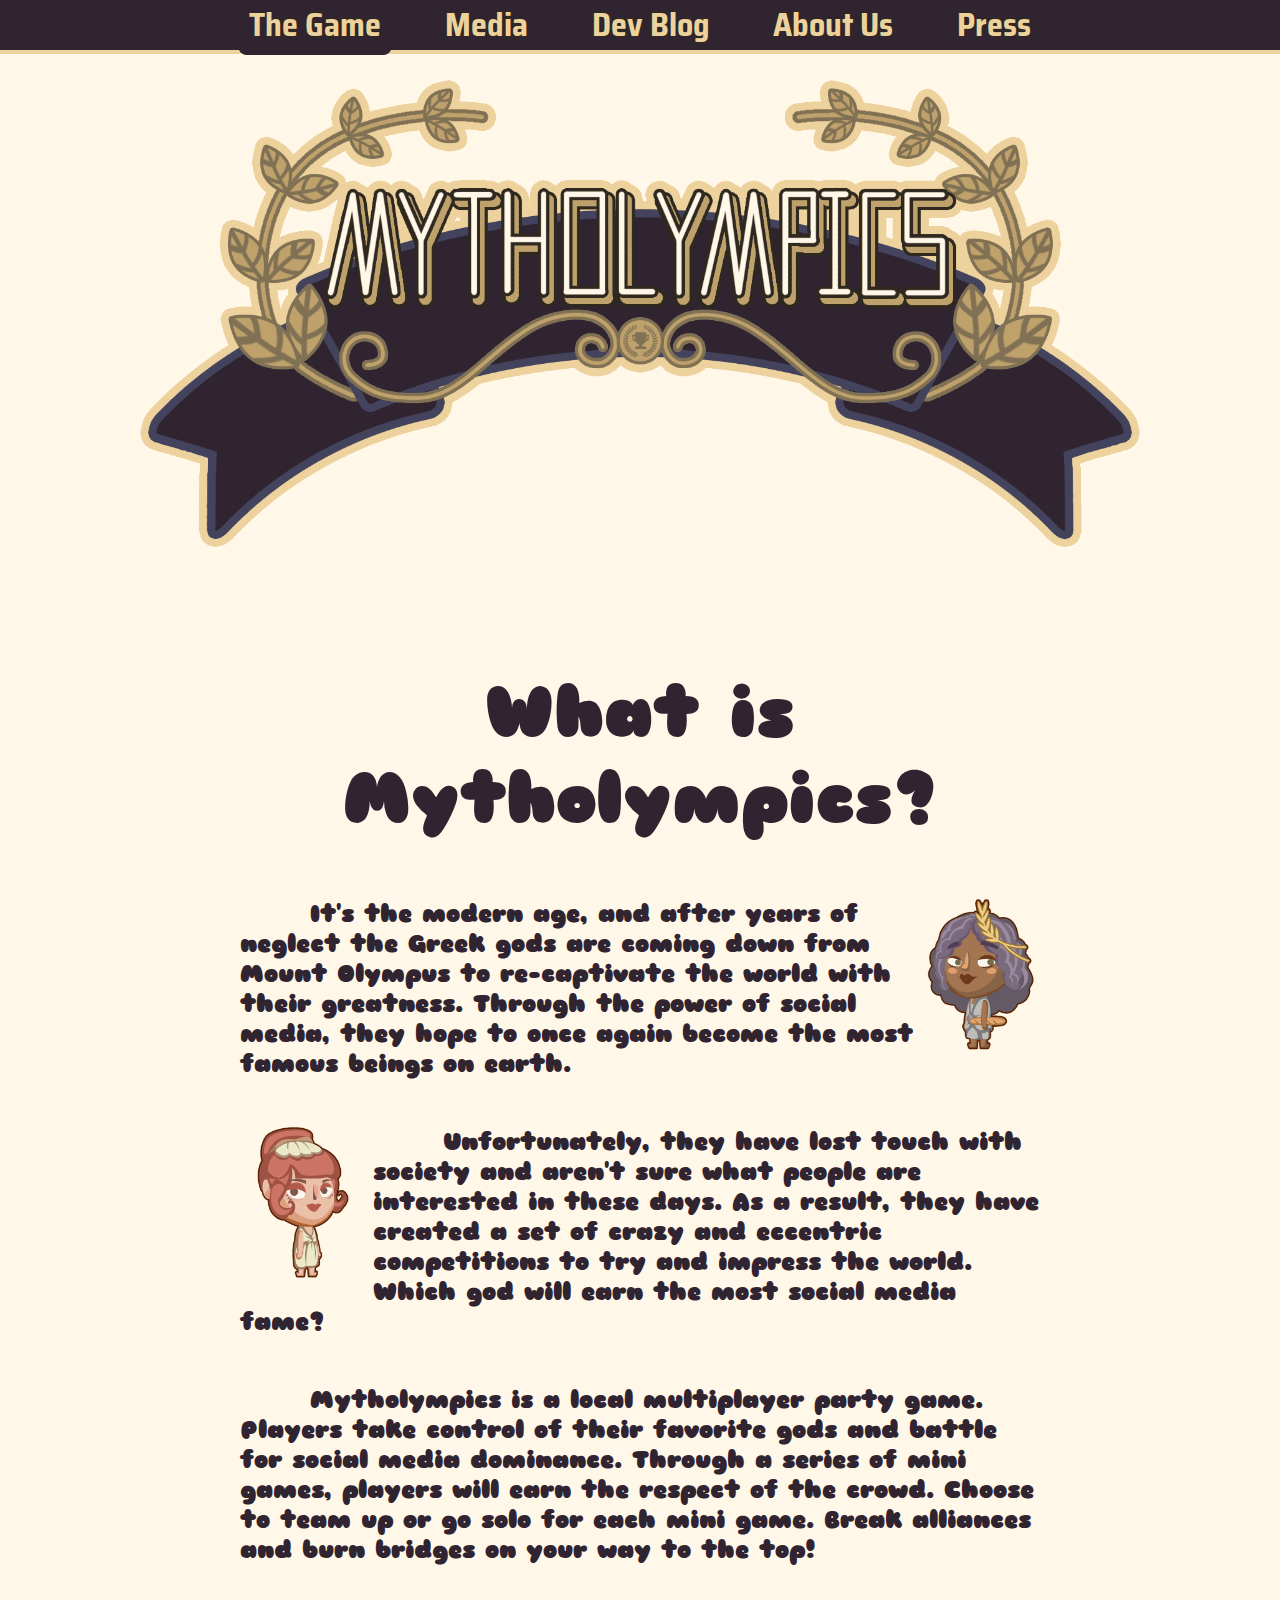
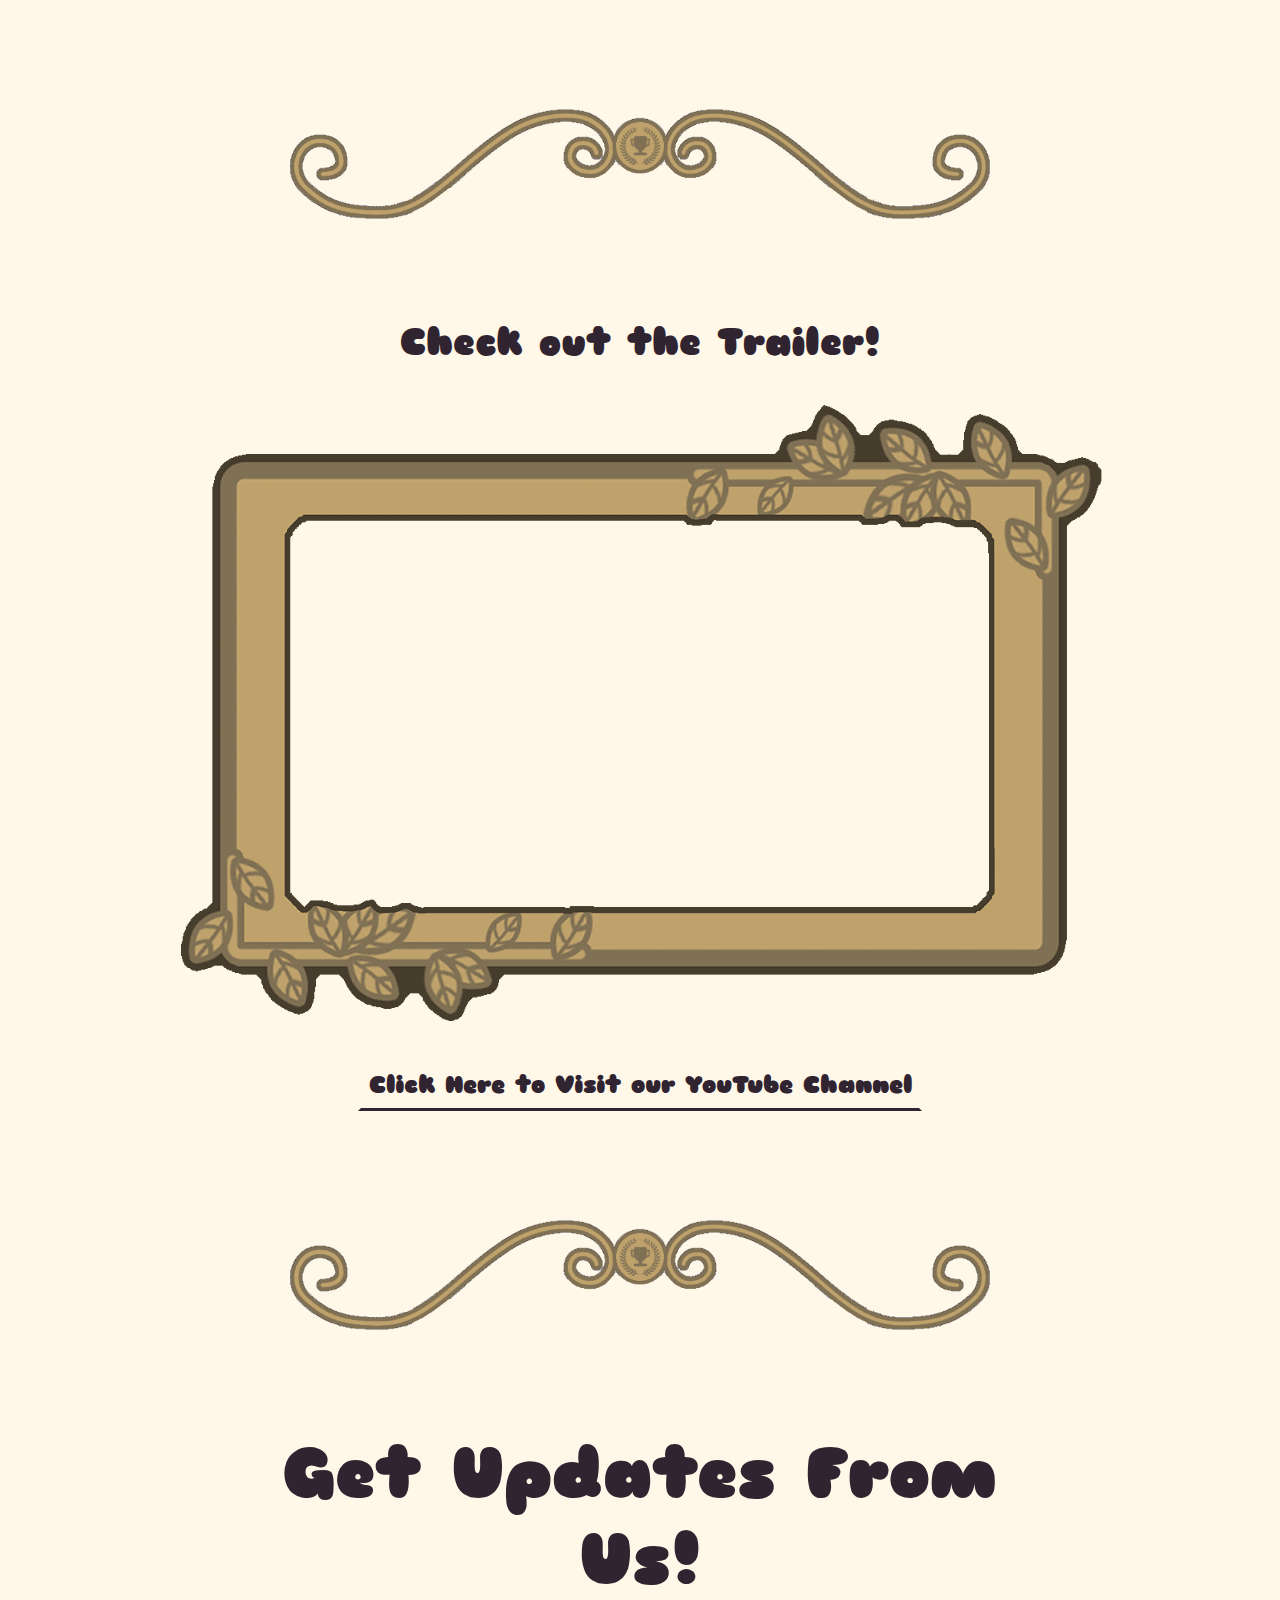
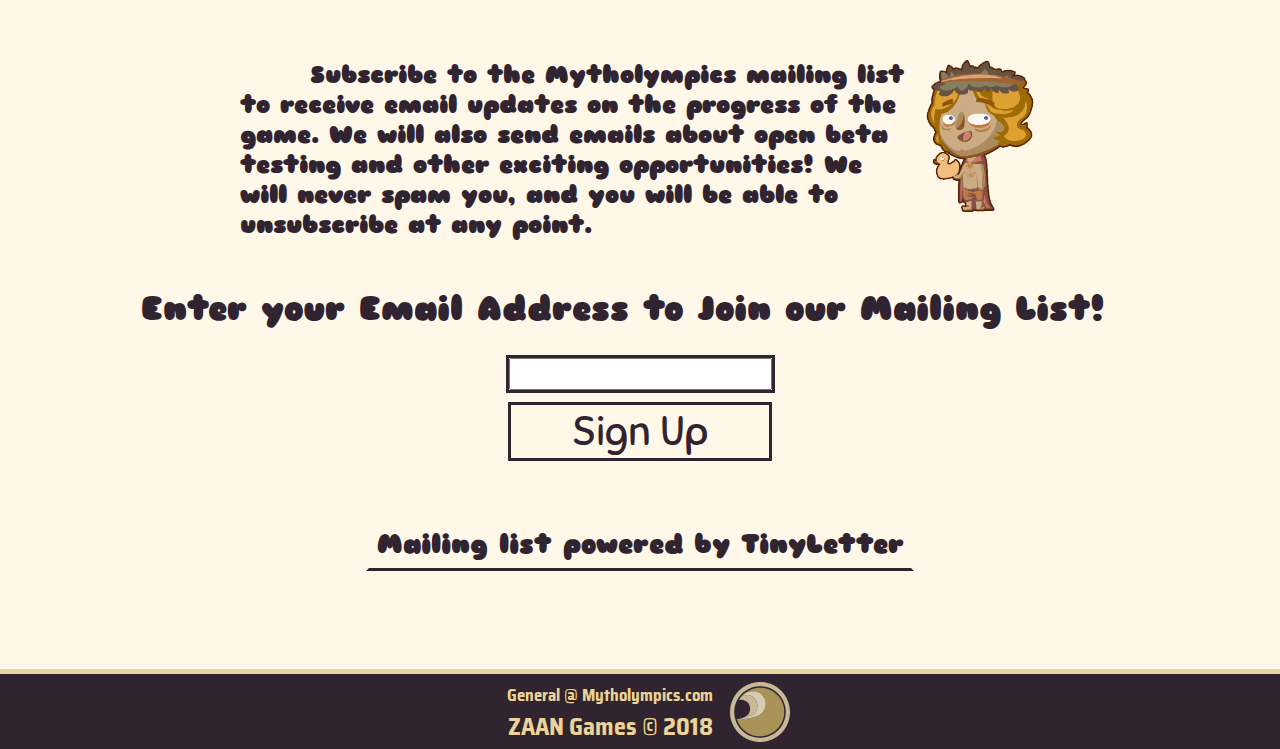
<file: index.html>
<!DOCTYPE html>
<html lang="en">

<head>
  <meta charset="utf-8">
  <title>Mytholympics - By ZAAN Games. Currently in Active Development!</title>
  <link rel="stylesheet" href="styles.css">

  <link rel="apple-touch-icon" sizes="180x180" href="/img/favicon/apple-touch-icon.png">
  <link rel="icon" type="image/png" sizes="32x32" href="/img/favicon/favicon-32x32.png">
  <link rel="icon" type="image/png" sizes="16x16" href="/img/favicon/favicon-16x16.png">
  <link rel="manifest" href="/img/favicon/site.webmanifest">
  <link rel="mask-icon" href="/img/favicon/safari-pinned-tab.svg" color="#5bbad5">
  <meta name="msapplication-TileColor" content="#da532c">
  <meta name="theme-color" content="#ffffff">

  <meta name="description" content="Mytholympics by ZAAN Games: A local multiplayer party game. Take control of ancient gods to compete for modern social media glory! Players compete in a series of crazy and eccentric tests of 'skill' to earn fame with the crowd. The player with the most famous god at the end of the game wins!" />
</head>

<body>
  <div class="centerWrapper">
    <script src="js/elements/forceHttps.js"></script>
    <script src="js/elements/defaultHeader.js"></script>

    <div id="fadeinPage">
      <canvas id="logoCanvas"></canvas>

      <div class="textBounder">
        <h2>What is Mytholympics?</h2>

        <img id="firstRandomChar" class="floatRightCharImg" src="img/characters/poseidon.png" alt="poseidon image">
        <p>&nbsp;&nbsp;&nbsp;&nbsp;&nbsp;&nbsp;&nbsp;It's the modern age, and after years of neglect the Greek gods are coming down from Mount Olympus to re-captivate the world with their greatness. Through the power of social media, they hope to once again become the most famous beings on earth.</p>

        <img id="secondRandomChar" class="floatLeftCharImg" src="img/characters/artemis.png" alt="artemis image">
        <p>&nbsp;&nbsp;&nbsp;&nbsp;&nbsp;&nbsp;&nbsp;Unfortunately, they have lost touch with society and aren't sure what people are interested in these days. As a result, they have created a set of crazy and eccentric competitions to try and impress the world. Which god will earn the most social media fame?</p>

        <p>&nbsp;&nbsp;&nbsp;&nbsp;&nbsp;&nbsp;&nbsp;Mytholympics is a local multiplayer party game. Players take control of their favorite gods and battle for social media dominance. Through a series of mini games, players will earn the respect of the crowd. Choose to team up or go solo for each mini game. Break alliances and burn bridges on your way to the top!</p>
      </div>

      <img class="sectionSeparator" src="img/sectionSeparator.png" alt="curly separator">
      <h2 class="frontPageVideo">Check out the Trailer!</h2>
      <div id="stackingContainer" class="stackingContainer">
        <div id="stackingParent" class="stackingParent">
          <img id="videoBorder" class="stackingTop" src="img/panelBorder.png" alt="mytholympics style frame">
          <iframe id="videoFrame" class="stackingBottom" src="https://www.youtube.com/embed/lMVZ2v4uYyQ?rel=0&amp;showinfo=0" frameborder="0" allow="autoplay; encrypted-media" allowfullscreen></iframe>
        </div>
      </div>

      <p><a class="externalLink" href="https://www.youtube.com/channel/UCA9sH37Sxs2tPHC6I77qL7g" target="_blank">Click Here to Visit our YouTube Channel</a></p>


      <img class="sectionSeparator" src="img/sectionSeparator.png" alt="curly separator">

      <div class="textBounder">
        <h2>Get Updates From Us!</h2>
        <img id="thirdRandomChar" class="floatRightCharImg" src="img/characters/apollo.png" alt="apollo image">
        <p>&nbsp;&nbsp;&nbsp;&nbsp;&nbsp;&nbsp;&nbsp;Subscribe to the Mytholympics mailing list to receive email updates on the progress of the game. We will also send emails about open beta testing and other exciting opportunities! We will never spam you, and you will be able to unsubscribe at any point.</p>

      </div>
      <form action="https://tinyletter.com/mytholympics" method="post" target="popupwindow" onsubmit="window.open('https://tinyletter.com/mytholympics', 'popupwindow', 'scrollbars=yes,width=800,height=600');return true">
        <p><label for="tlemail">Enter your Email Address to Join our Mailing List!</label></p>
        <p><input type="text" name="email" id="tlemail" /></p><input type="hidden" value="1" name="embed" />
        <p><input type="submit" value="Sign Up" /></p>
        <br> <br> <br>
        <p><a class="externalLink" href="https://tinyletter.com" target="_blank">Mailing list powered by TinyLetter</a></p>
      </form>

    </div>

  </div>
  <script src="js/elements/animatingLogo.js"></script>
  <script src="js/elements/defaultFooter.js"></script>
  <script src="js/elements/randomCharacter.js"></script>
  <script src="js/elements/pageTextResize.js"></script>
  <script src="js/elements/sectionSeparatorResize.js"></script>
  <script src="js/elements/videoResize.js"></script>
  <script src="js/pageEventHandlers/mainPageEvents.js"></script>
</body>

</html>
</file>
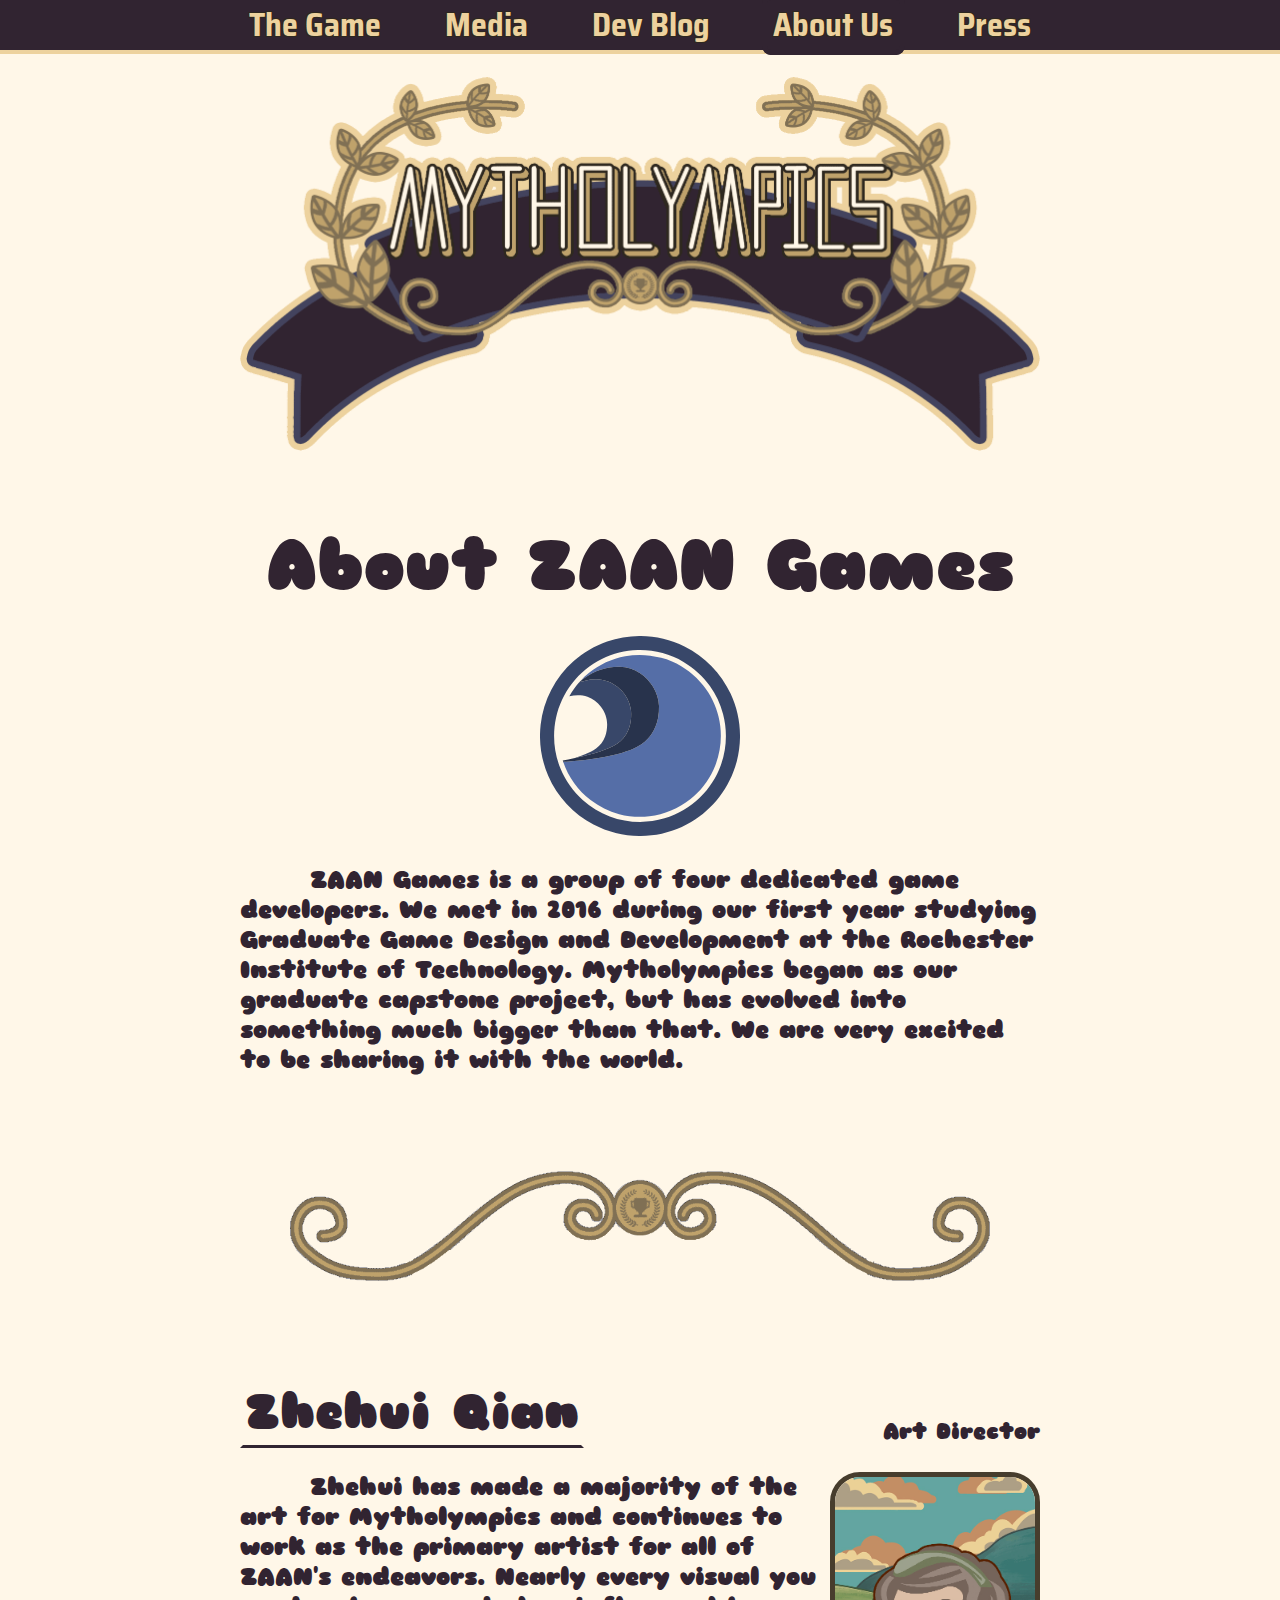
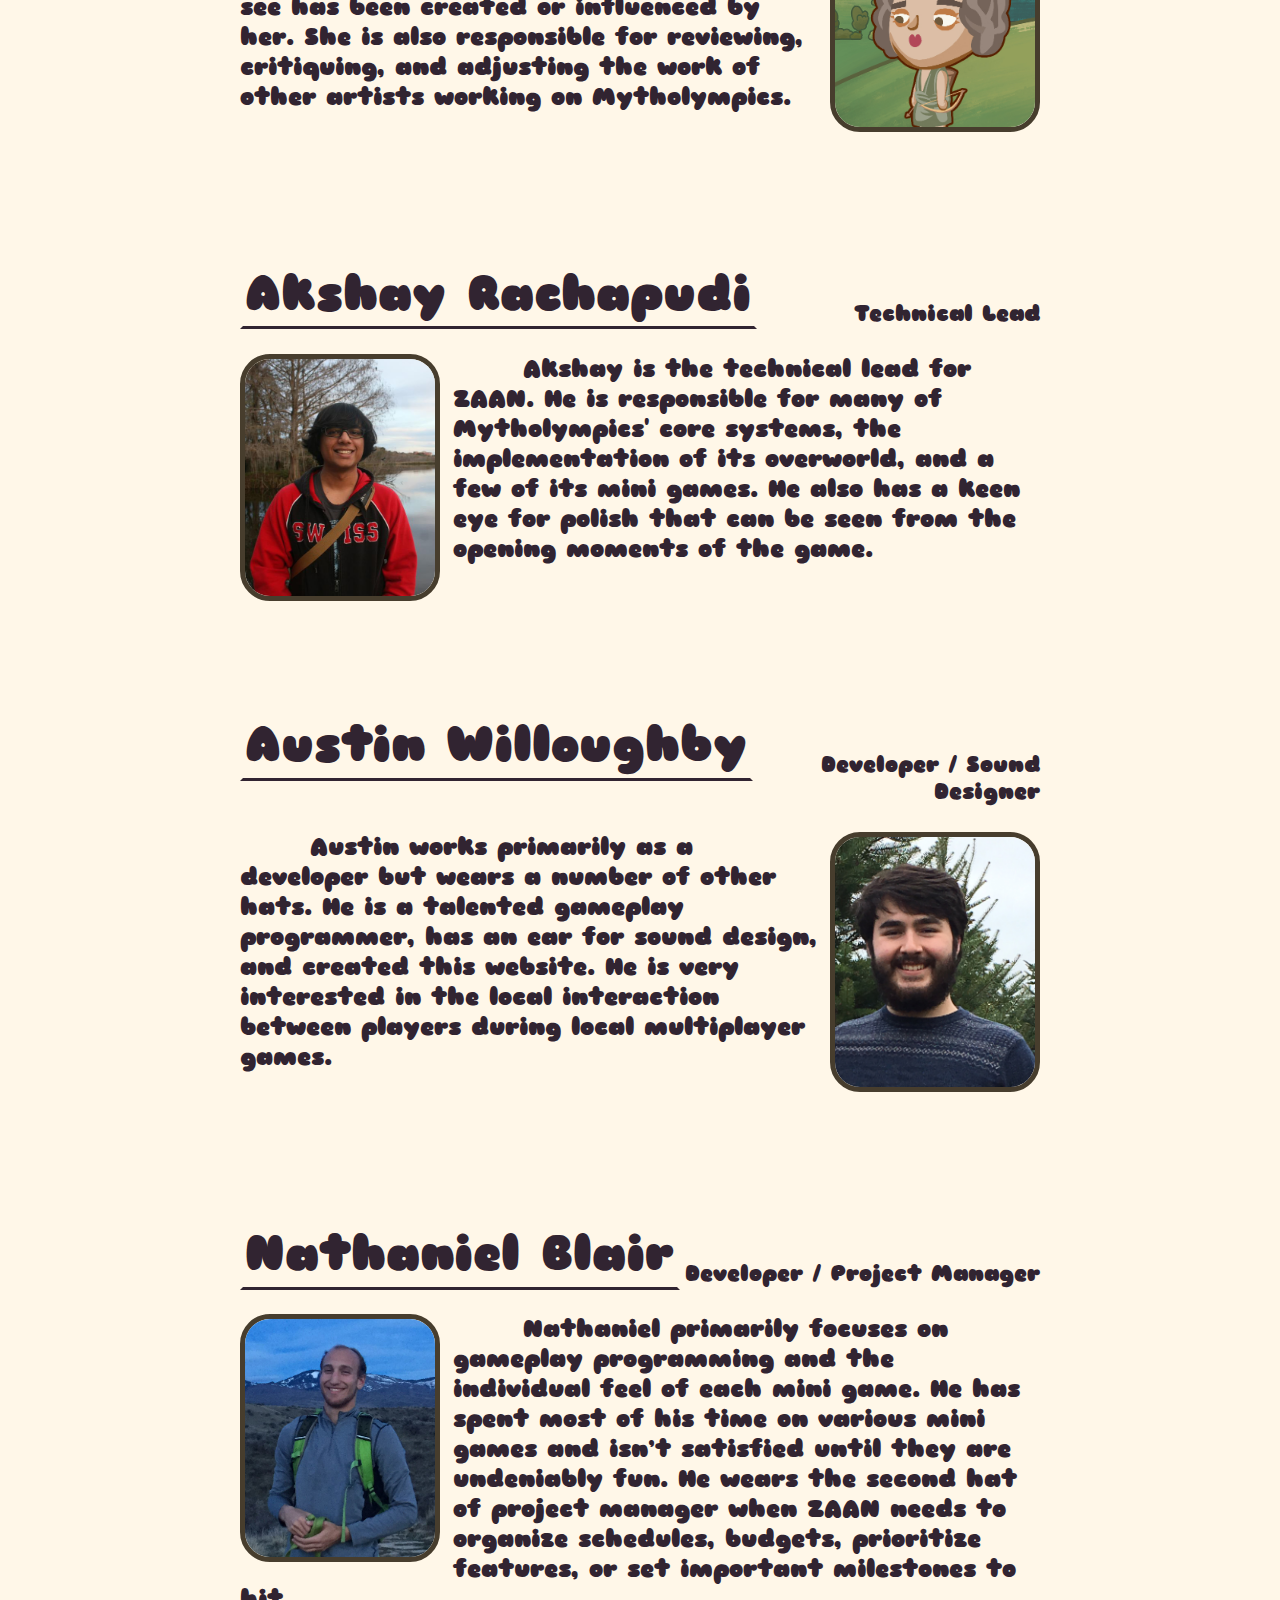
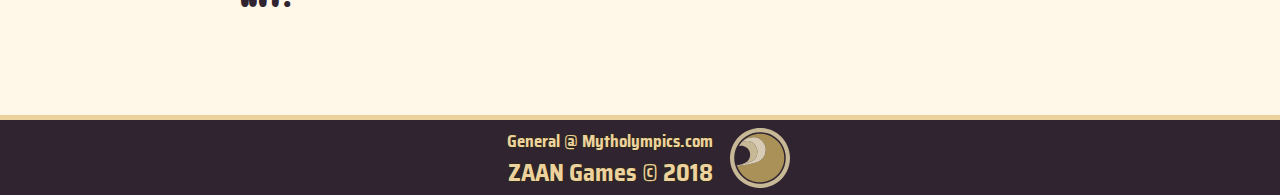
<file: about.html>
<!DOCTYPE html>
<html lang="en">

<head>
  <meta charset="utf-8">
  <title>Mytholympics - By ZAAN Games. Currently in Active Development!</title>
  <link rel="stylesheet" href="styles.css">

  <link rel="apple-touch-icon" sizes="180x180" href="/img/favicon/apple-touch-icon.png">
  <link rel="icon" type="image/png" sizes="32x32" href="/img/favicon/favicon-32x32.png">
  <link rel="icon" type="image/png" sizes="16x16" href="/img/favicon/favicon-16x16.png">
  <link rel="manifest" href="/img/favicon/site.webmanifest">
  <link rel="mask-icon" href="/img/favicon/safari-pinned-tab.svg" color="#5bbad5">
  <meta name="msapplication-TileColor" content="#da532c">
  <meta name="theme-color" content="#ffffff">

  <meta name="description" content="Mytholympics by ZAAN Games: A local multiplayer party game. Take control of ancient gods to compete for modern social media glory! Players compete in a series of crazy and eccentric tests of 'skill' to earn fame with the crowd. The player with the most famous god at the end of the game wins!" />
</head>

<body>
  <script src="js/elements/forceHttps.js"></script>
  <div class="centerWrapper">

    <div id="fadeinPage">
      <canvas id="logoCanvas"></canvas>

      <div class="textBounder">
        <h2 style="margin-bottom: 0.4em;">About ZAAN Games</h2>
        <img style="width: 200px;" src="img/ZAAN/ZAAN_Logo_NoText.svg" alt="zaan games logo" onerror="this.src='./img/ZAAN/ZAAN_Logo_NoText_Small.png" );>
        <p style="margin-bottom: 0; padding-bottom: 0;">&nbsp;&nbsp;&nbsp;&nbsp;&nbsp;&nbsp;&nbsp;ZAAN Games is a group of four dedicated game developers. We met in 2016 during our first year studying Graduate Game Design and Development at the Rochester Institute of Technology. Mytholympics began as our graduate capstone project, but has evolved into something much bigger than that. We are very excited to be sharing it with the world.</p>
        <img class="sectionSeparator" src="img/sectionSeparator.png" alt="curly separator">

        <div class="memberBio">
          <h3 class="memberName"><a class="externalLink" href="https://www.linkedin.com/in/zhehui-qian-8b625813b/" target="_blank">Zhehui Qian</a></h3>
          <h4 class="roleText">Art Director</h4>
          <img class="floatRightMemberImg" src="img/teampics/zhehui.jpg" alt="zhehui qian image">
          <p>&nbsp;&nbsp;&nbsp;&nbsp;&nbsp;&nbsp;&nbsp;Zhehui has made a majority of the art for Mytholympics and continues to work as the primary artist for all of ZAAN's endeavors. Nearly every visual you see has been created or influenced by her. She is also responsible for reviewing, critiquing, and adjusting the work of other artists working on Mytholympics.</p>
        </div>

        <div class="memberBio">
          <h3 class="memberName"><a class="externalLink" href="https://akshayrachapudi.com/" target="_blank">Akshay Rachapudi</a></h3>
          <h4 class="roleText">Technical Lead</h4>
          <img class="floatLeftMemberImg" src="img/teampics/akshayNew.jpg" alt="akshay rachapudi image">
          <p>&nbsp;&nbsp;&nbsp;&nbsp;&nbsp;&nbsp;&nbsp;Akshay is the technical lead for ZAAN. He is responsible for many of Mytholympics' core systems, the implementation of its overworld, and a few of its mini games. He also has a keen eye for polish that can be seen from the opening moments of the game.</p>
        </div>

        <div class="memberBio">
          <h3 class="memberName"><a class="externalLink" href="https://www.austinwilloughby.com/" target="_blank">Austin Willoughby</a></h3>
          <h4 class="roleText">Developer / Sound Designer</h4>
          <img class="floatRightMemberImg" src="img/teampics/austinNew.jpg" alt="austin willoughby image">
          <p>&nbsp;&nbsp;&nbsp;&nbsp;&nbsp;&nbsp;&nbsp;Austin works primarily as a developer but wears a number of other hats. He is a talented gameplay programmer, has an ear for sound design, and created this website. He is very interested in the local interaction between players during local multiplayer games.</p>
        </div>

        <div class="memberBio">
          <h3 class="memberName"><a class="externalLink" href="https://nathaniel-blair.com/" target="_blank">Nathaniel Blair</a></h3>
          <h4 class="roleText">Developer / Project Manager</h4>
          <img class="floatLeftMemberImg" src="img/teampics/nathaniel.jpg" alt="nathaniel blair image">
          <p>&nbsp;&nbsp;&nbsp;&nbsp;&nbsp;&nbsp;&nbsp;Nathaniel primarily focuses on gameplay programming and the individual feel of each mini game. He has spent most of his time on various mini games and isn’t satisfied until they are undeniably fun. He wears the second hat of project manager when ZAAN needs to organize schedules, budgets, prioritize features, or set important milestones to hit.</p>
        </div>
      </div>
    </div>
  </div>

  <script src=js/elements/defaultHeader.js></script>
  <script src="js/elements/defaultFooter.js"></script>
  <script src="js/elements/pageTextResize.js"></script>
  <script src="js/elements/sectionSeparatorResize.js"></script>
  <script src="js/elements/animatingLogo.js"></script>
  <script src="js/pageEventHandlers/aboutPageEvents.js"></script>
</body>

</html>
</file>
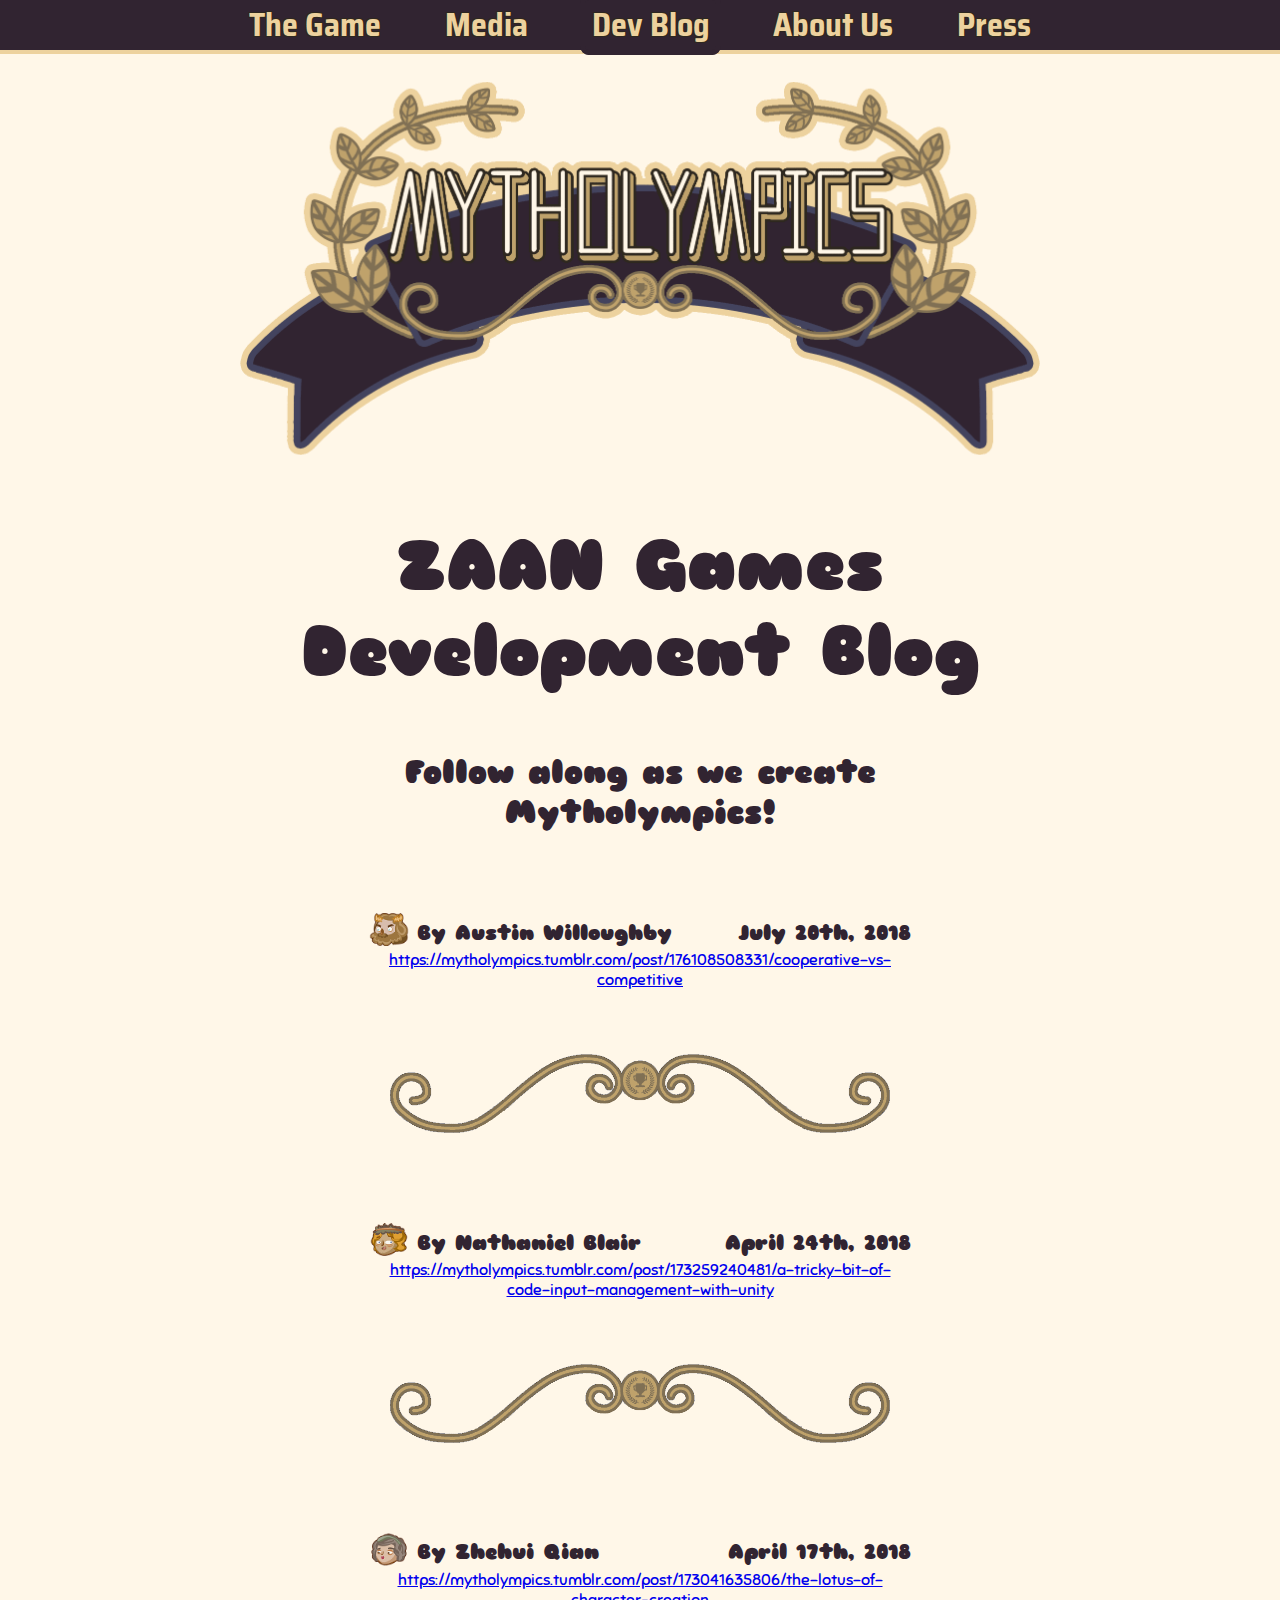
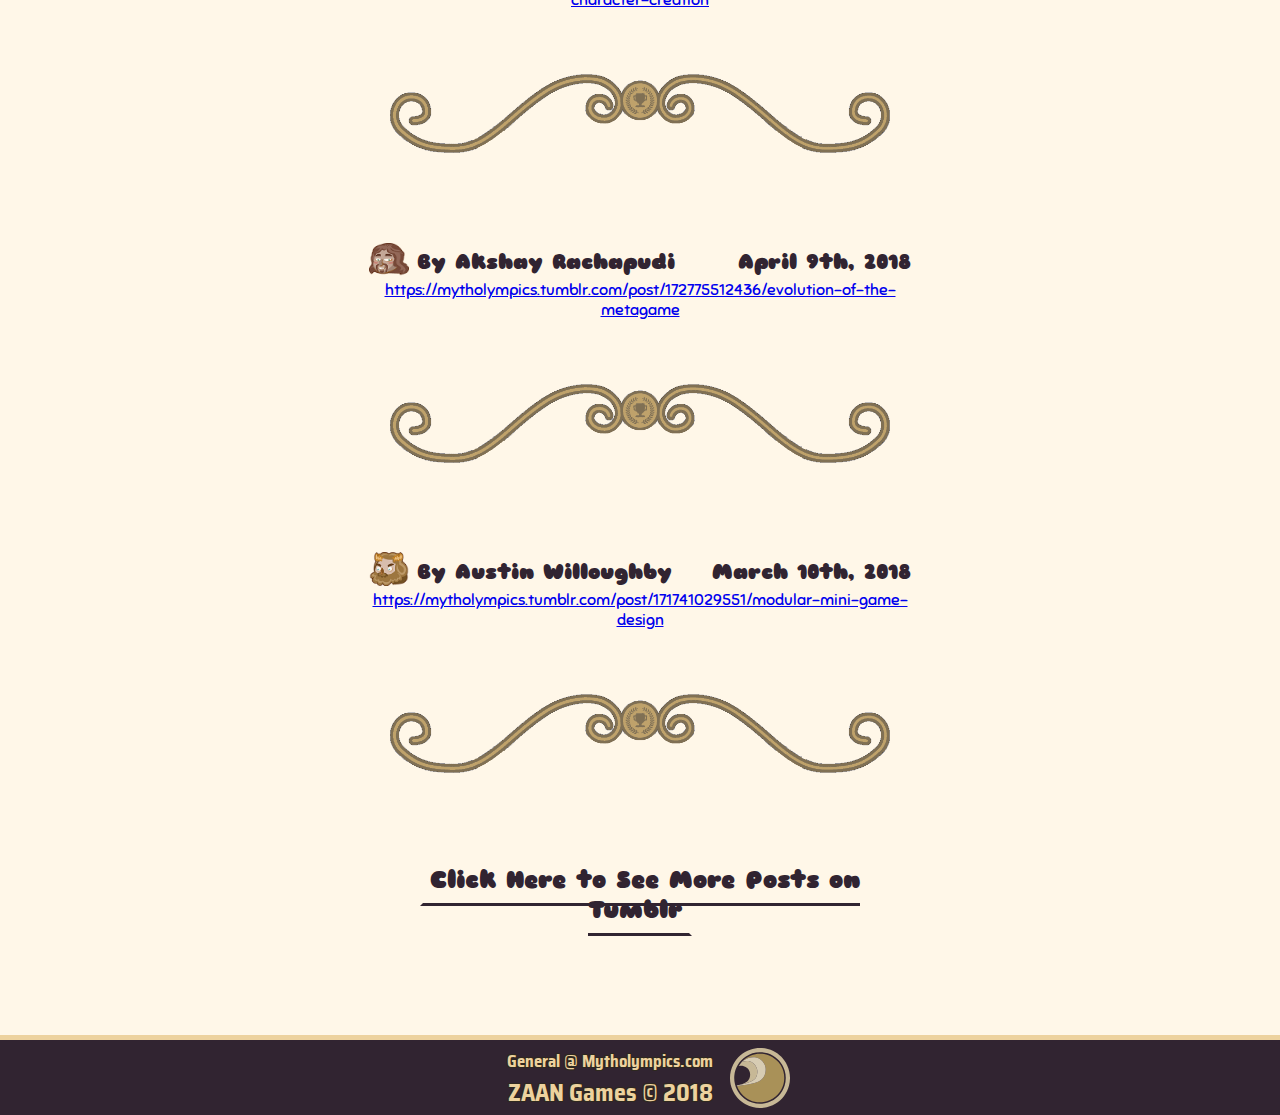
<file: blog.html>
<!DOCTYPE html>
<html lang="en">

<head>
  <meta charset="utf-8">
  <title>ZAAN Development Blog - Stories from the Development of Mytholympics</title>
  <link rel="stylesheet" href="styles.css">

  <link rel="apple-touch-icon" sizes="180x180" href="/img/favicon/apple-touch-icon.png">
  <link rel="icon" type="image/png" sizes="32x32" href="/img/favicon/favicon-32x32.png">
  <link rel="icon" type="image/png" sizes="16x16" href="/img/favicon/favicon-16x16.png">
  <link rel="manifest" href="/img/favicon/site.webmanifest">
  <link rel="mask-icon" href="/img/favicon/safari-pinned-tab.svg" color="#5bbad5">
  <meta name="msapplication-TileColor" content="#da532c">
  <meta name="theme-color" content="#ffffff">

  <meta name="description" content="ZAAN Games Development Blog. Stories, problems, annecdotes, and updates from the development of Mytholympics: A local multiplayer party game." />
</head>

<body>
  <script src="js/elements/forceHttps.js"></script>
  <script src="js/elements/defaultHeader.js"></script>

  <div class="centerWrapper">

    <div id="fadeinPage">
      <canvas id="logoCanvas"></canvas>
      <div class="textBounder">
        <h2>ZAAN Games Development Blog</h2>
        <h5>Follow along as we create Mytholympics!</h5>
      </div>
      <br><br><br>
      <div id="postWrapper">

        <img class="postChar" src="img/characterHeads/small/ZeusBustCutout.png" alt="small zeus head">
        <h4 class="postAuthor">By Austin Willoughby</h4>
        <h4 class="postDate">July 20th, 2018</h4>

        <div class="tumblr-post" data-href="https://embed.tumblr.com/embed/post/80QCeYZHbqqnNp3PfVBVqA/176108508331" data-did="5d77ddd985f521601a983b3496cb7a65cb19c9f3"><a href="https://mytholympics.tumblr.com/post/176108508331/cooperative-vs-competitive">https://mytholympics.tumblr.com/post/176108508331/cooperative-vs-competitive</a></div>


        <img class="blogSeparator" src="img/sectionSeparator.png">

        <img class="postChar" src="img/characterHeads/small/ApolloBustCutout.png" alt="small zeus head">
        <h4 class="postAuthor">By Nathaniel Blair</h4>
        <h4 class="postDate">April 24th, 2018</h4>

        <div class="tumblr-post" data-href="https://embed.tumblr.com/embed/post/80QCeYZHbqqnNp3PfVBVqA/173259240481" data-did="cd2b657f99ad0fa89f1a9a9e1387dc083ecd8237"><a href="https://mytholympics.tumblr.com/post/173259240481/a-tricky-bit-of-code-input-management-with-unity">https://mytholympics.tumblr.com/post/173259240481/a-tricky-bit-of-code-input-management-with-unity</a></div>


        <img class="blogSeparator" src="img/sectionSeparator.png">

        <img class="postChar" src="img/characterHeads/small/ArtemisBustCutout.png" alt="small zeus head">
        <h4 class="postAuthor">By Zhehui Qian</h4>
        <h4 class="postDate">April 17th, 2018</h4>
        <div class="tumblr-post" data-href="https://embed.tumblr.com/embed/post/80QCeYZHbqqnNp3PfVBVqA/173041635806" data-did="8ece4656e148607dc77d1007bfa228625381cd1e"><a href="https://mytholympics.tumblr.com/post/173041635806/the-lotus-of-character-creation">https://mytholympics.tumblr.com/post/173041635806/the-lotus-of-character-creation</a></div>


        <img class="blogSeparator" src="img/sectionSeparator.png">

        <img class="postChar" src="img/characterHeads/small/PoseidonBustCutout.png" alt="small zeus head">
        <h4 class="postAuthor">By Akshay Rachapudi</h4>
        <h4 class="postDate">April 9th, 2018</h4>
        <div class="tumblr-post" data-href="https://embed.tumblr.com/embed/post/80QCeYZHbqqnNp3PfVBVqA/172775512436" data-did="1d04b3481b3f92b30b0bd4285229e140d1487686"><a href="https://mytholympics.tumblr.com/post/172775512436/evolution-of-the-metagame">https://mytholympics.tumblr.com/post/172775512436/evolution-of-the-metagame</a></div>


        <img class="blogSeparator" src="img/sectionSeparator.png">

        <img class="postChar" src="img/characterHeads/small/ZeusBustCutout.png" alt="small zeus head">
        <h4 class="postAuthor">By Austin Willoughby</h4>
        <h4 class="postDate">March 10th, 2018</h4>
        <div class="tumblr-post" data-href="https://embed.tumblr.com/embed/post/80QCeYZHbqqnNp3PfVBVqA/171741029551" data-did="09291e55cf30f297e807647d84cb1c06ed1cd3b5"><a href="https://mytholympics.tumblr.com/post/171741029551/modular-mini-game-design">https://mytholympics.tumblr.com/post/171741029551/modular-mini-game-design</a></div>

        <img class="blogSeparator" src="img/sectionSeparator.png">


        <p><a class="externalLink" href="https://mytholympics.tumblr.com/" target="_blank">Click Here to See More Posts on Tumblr</a></p>
      </div>
    </div>
  </div>

  <script src="js/elements/animatingLogo.js"></script>
  <script src="js/elements/defaultFooter.js"></script>
  <script async src="https://assets.tumblr.com/post.js"></script>
  <script src='js/dependencies/any-resize-event.min.js'></script>
  <script src="js/pageEventHandlers/blogPageEvents.js"></script>
</body>

</html>
</file>
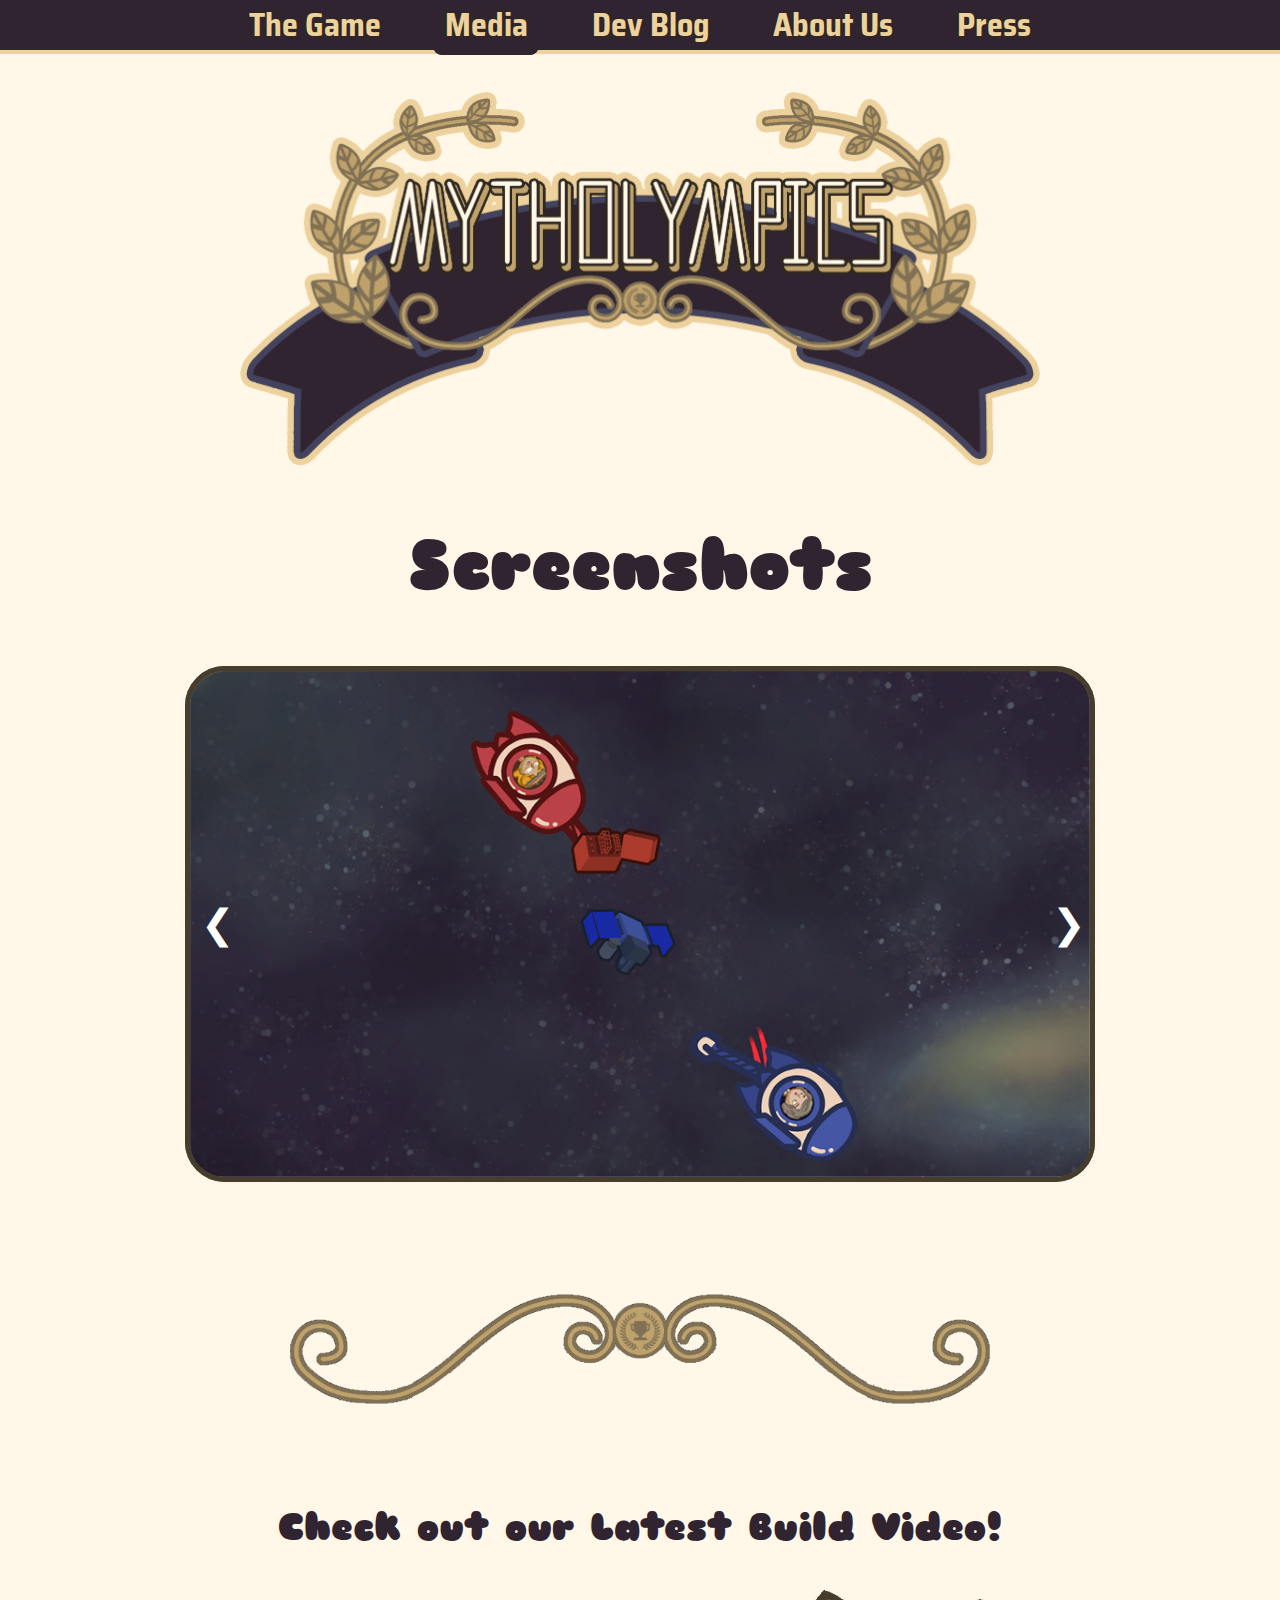
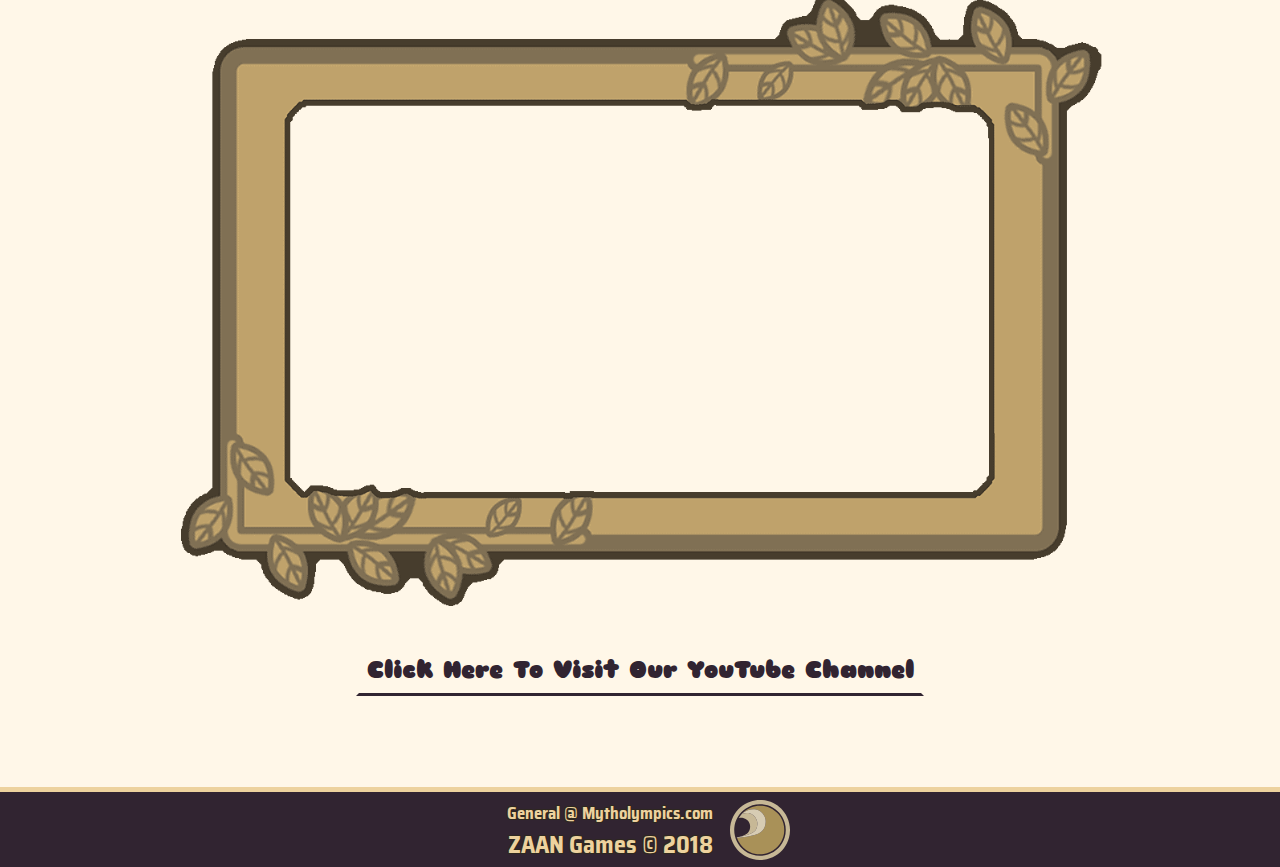
<file: media.html>
<!DOCTYPE html>
<html lang="en">

<head>
  <meta charset="utf-8">
  <title>Mytholympics - By ZAAN Games. Currently in Active Development!</title>
  <link rel="stylesheet" href="styles.css">

  <link rel="apple-touch-icon" sizes="180x180" href="/img/favicon/apple-touch-icon.png">
  <link rel="icon" type="image/png" sizes="32x32" href="/img/favicon/favicon-32x32.png">
  <link rel="icon" type="image/png" sizes="16x16" href="/img/favicon/favicon-16x16.png">
  <link rel="manifest" href="/img/favicon/site.webmanifest">
  <link rel="mask-icon" href="/img/favicon/safari-pinned-tab.svg" color="#5bbad5">
  <meta name="msapplication-TileColor" content="#da532c">
  <meta name="theme-color" content="#ffffff">

  <meta name="description" content="Mytholympics by ZAAN Games: A local multiplayer party game. Take control of ancient gods to compete for modern social media glory! Players compete in a series of crazy and eccentric tests of 'skill' to earn fame with the crowd. The player with the most famous god at the end of the game wins!" />
</head>

<body>
  <script src="js/elements/forceHttps.js"></script>
  <script src=js/elements/defaultHeader.js></script>

  <div class="centerWrapper">

    <div id="fadeinPage">
      <canvas id="logoCanvas"></canvas>

      <div id="imageGallery" class="gallery">
        <h2>Screenshots</h2>
        <div id="imageStacker">
          <img id="topImage" class="screenshot">
          <img id="bottomImage" class="screenshot">
          <button id="galleryLeft" class="galleryButton">&#10094;</button>
          <button id="galleryRight" class="galleryButton">&#10095;</button>
        </div>
      </div>
      <img class="sectionSeparator" src="img/sectionSeparator.png">
      <h2 class="frontPageVideo">Check out our Latest Build Video!</h2>
      <div id="stackingContainer" class="stackingContainer">
        <div id="stackingParent" class="stackingParent">
          <img id="videoBorder" class="stackingTop" src="img/panelBorder.png" />
          <iframe id="videoFrame" class="stackingBottom" src="https://www.youtube.com/embed/_GzPCm0WwwI?rel=0&amp;showinfo=0" frameborder="0" allow="autoplay; encrypted-media" allowfullscreen></iframe>
        </div>
      </div>

      <p class="paddedBottom"><a class="externalLink" href="https://www.youtube.com/channel/UCA9sH37Sxs2tPHC6I77qL7g" target="_blank">Click Here To Visit Our YouTube Channel</a></p>
    </div>
  </div>

  <script src="https://code.jquery.com/jquery-3.3.1.min.js" integrity="sha256-FgpCb/KJQlLNfOu91ta32o/NMZxltwRo8QtmkMRdAu8=" crossorigin="anonymous"></script>
  <script src="js/elements/animatingLogo.js"></script>
  <script src="js/elements/defaultFooter.js"></script>
  <script src="js/elements/screenshotGallery.js"></script>
  <script src="js/elements/videoResize.js"></script>
  <script src="js/elements/sectionSeparatorResize.js"></script>
  <script src="js/pageEventHandlers/mediaPageEvents.js"></script>
</body>

</html>
</file>
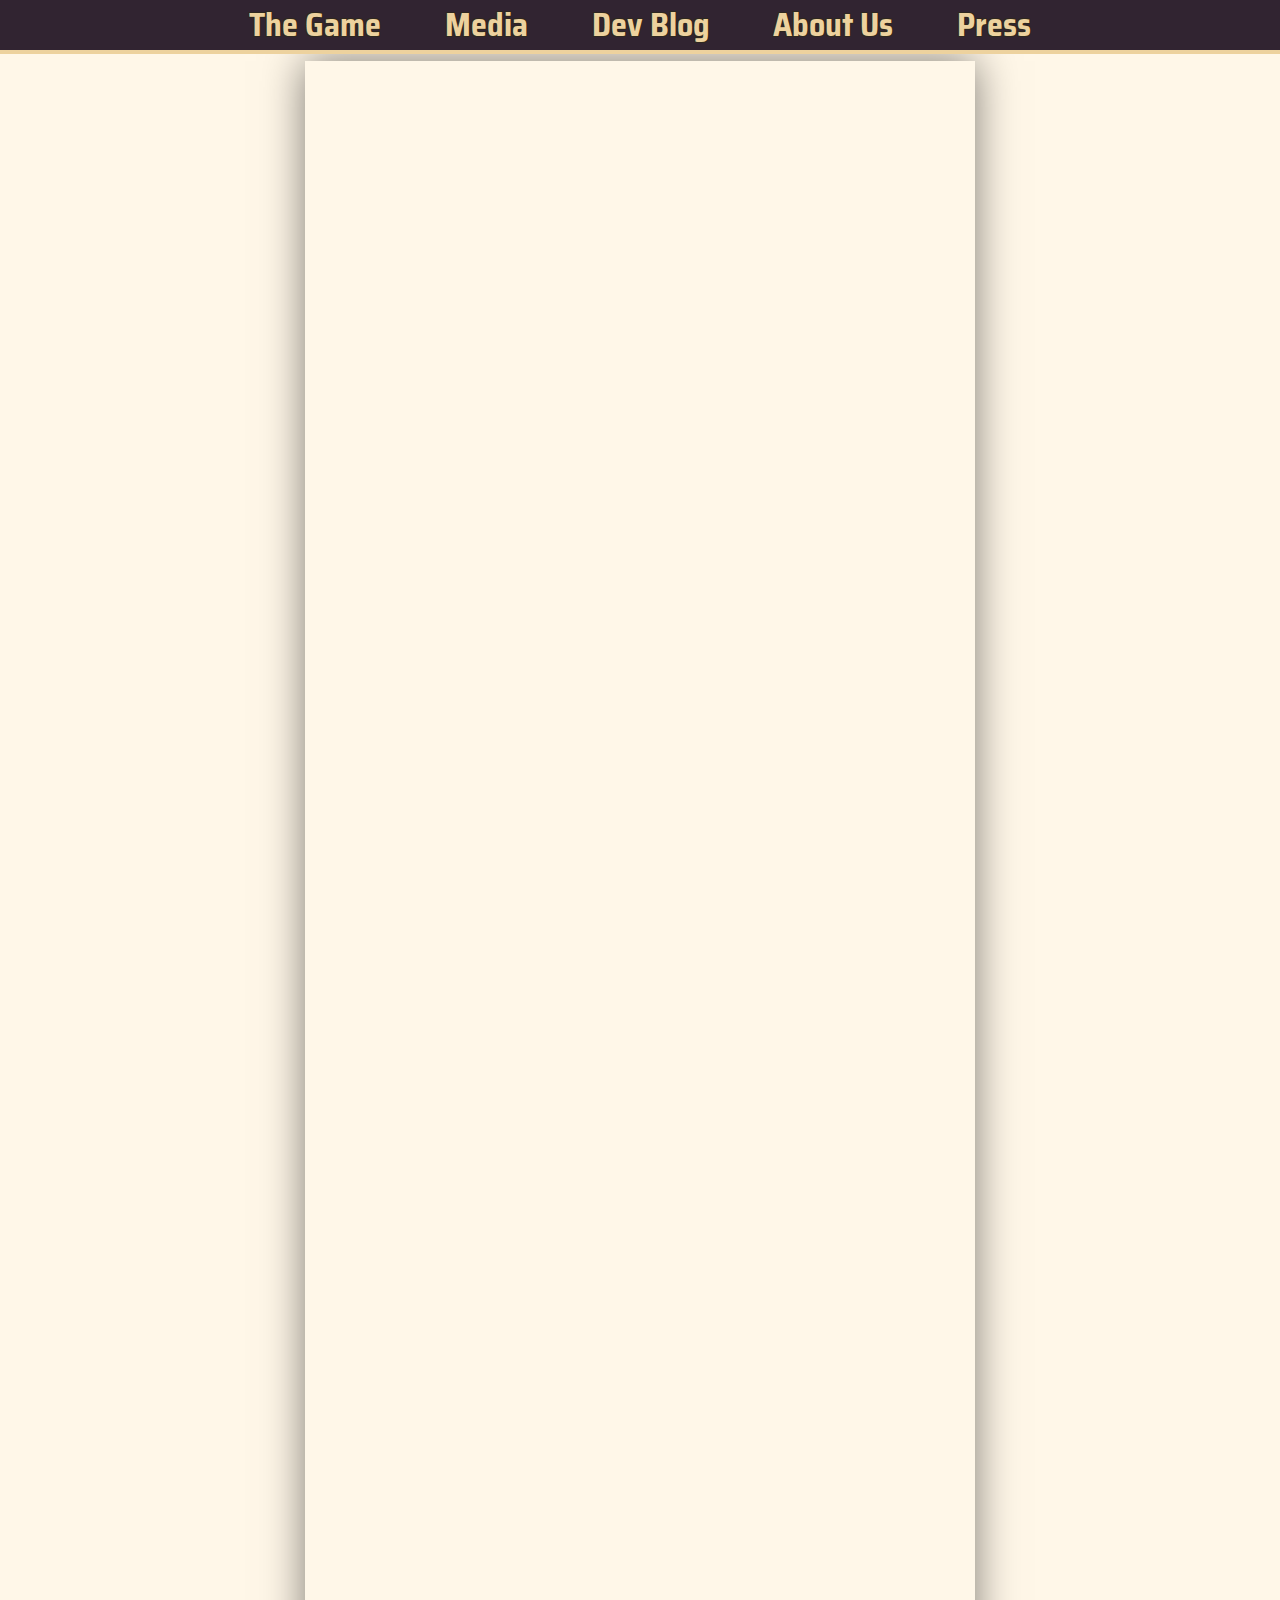
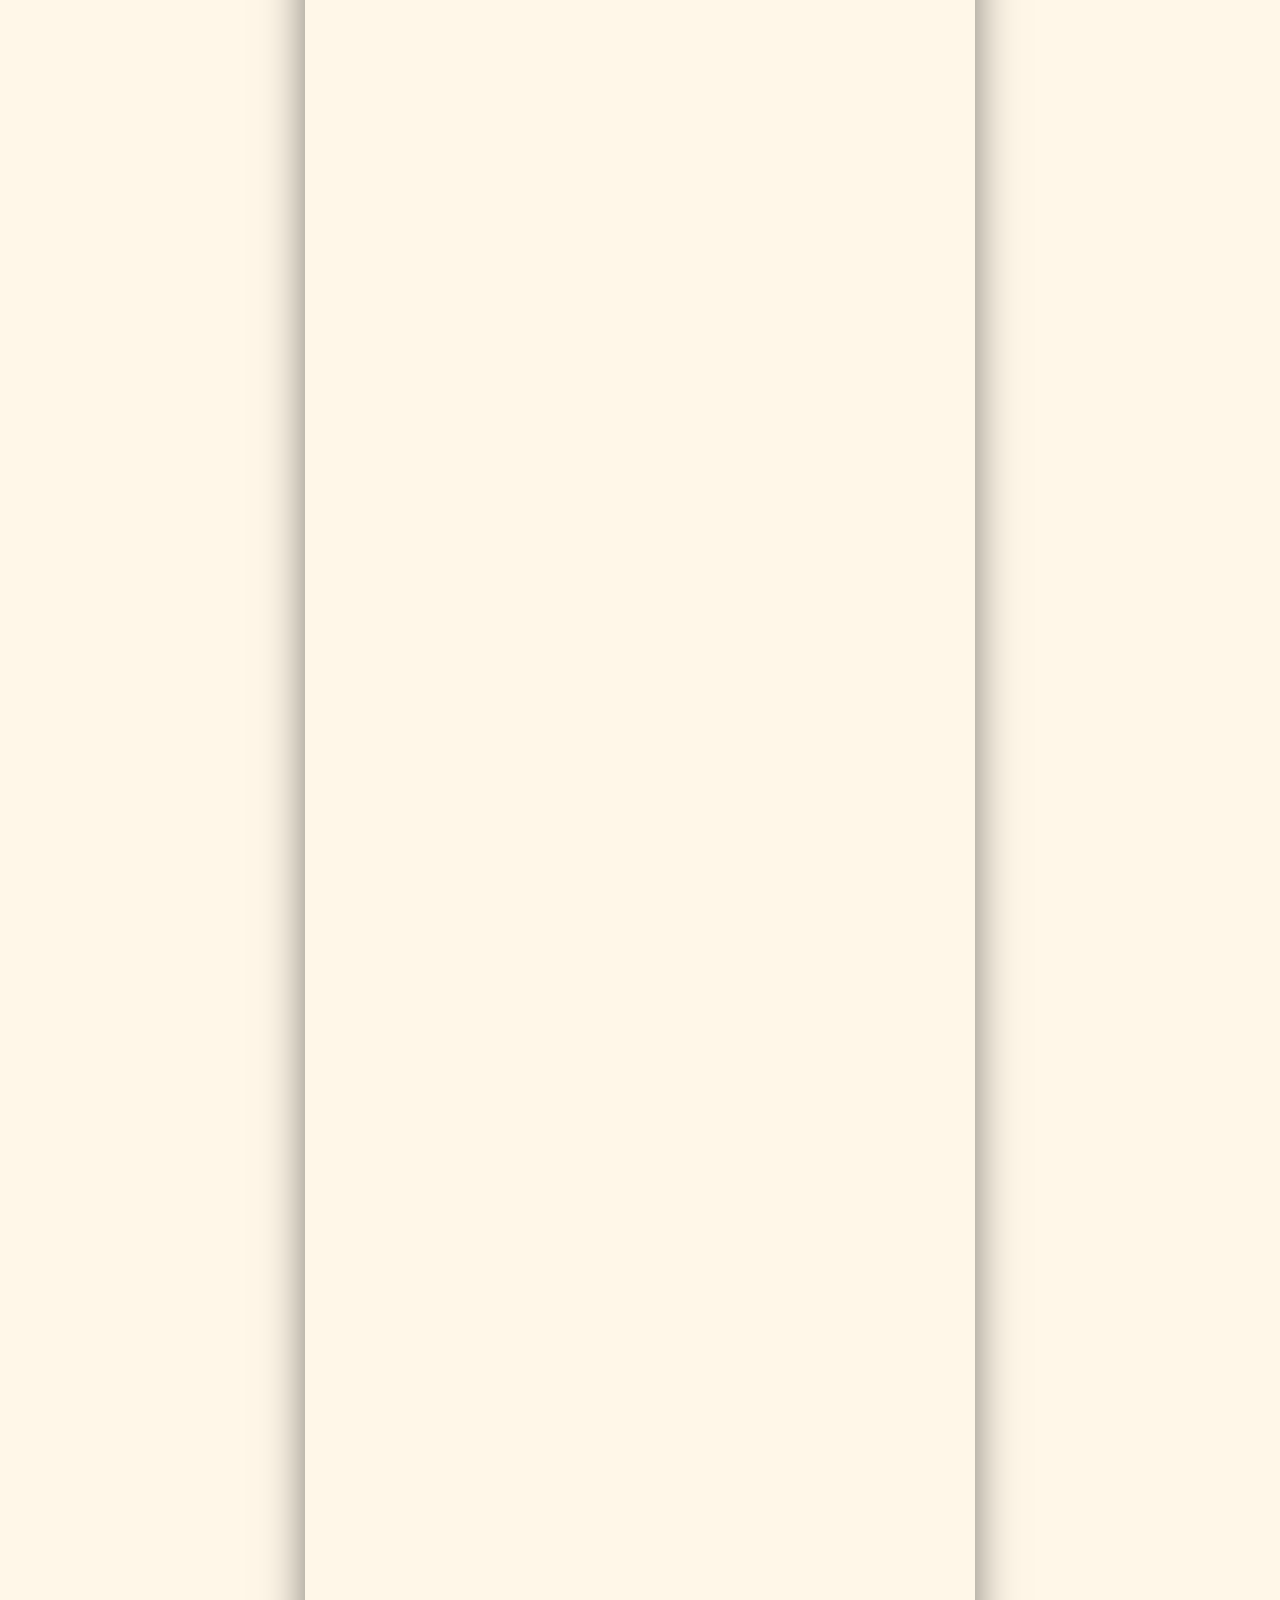
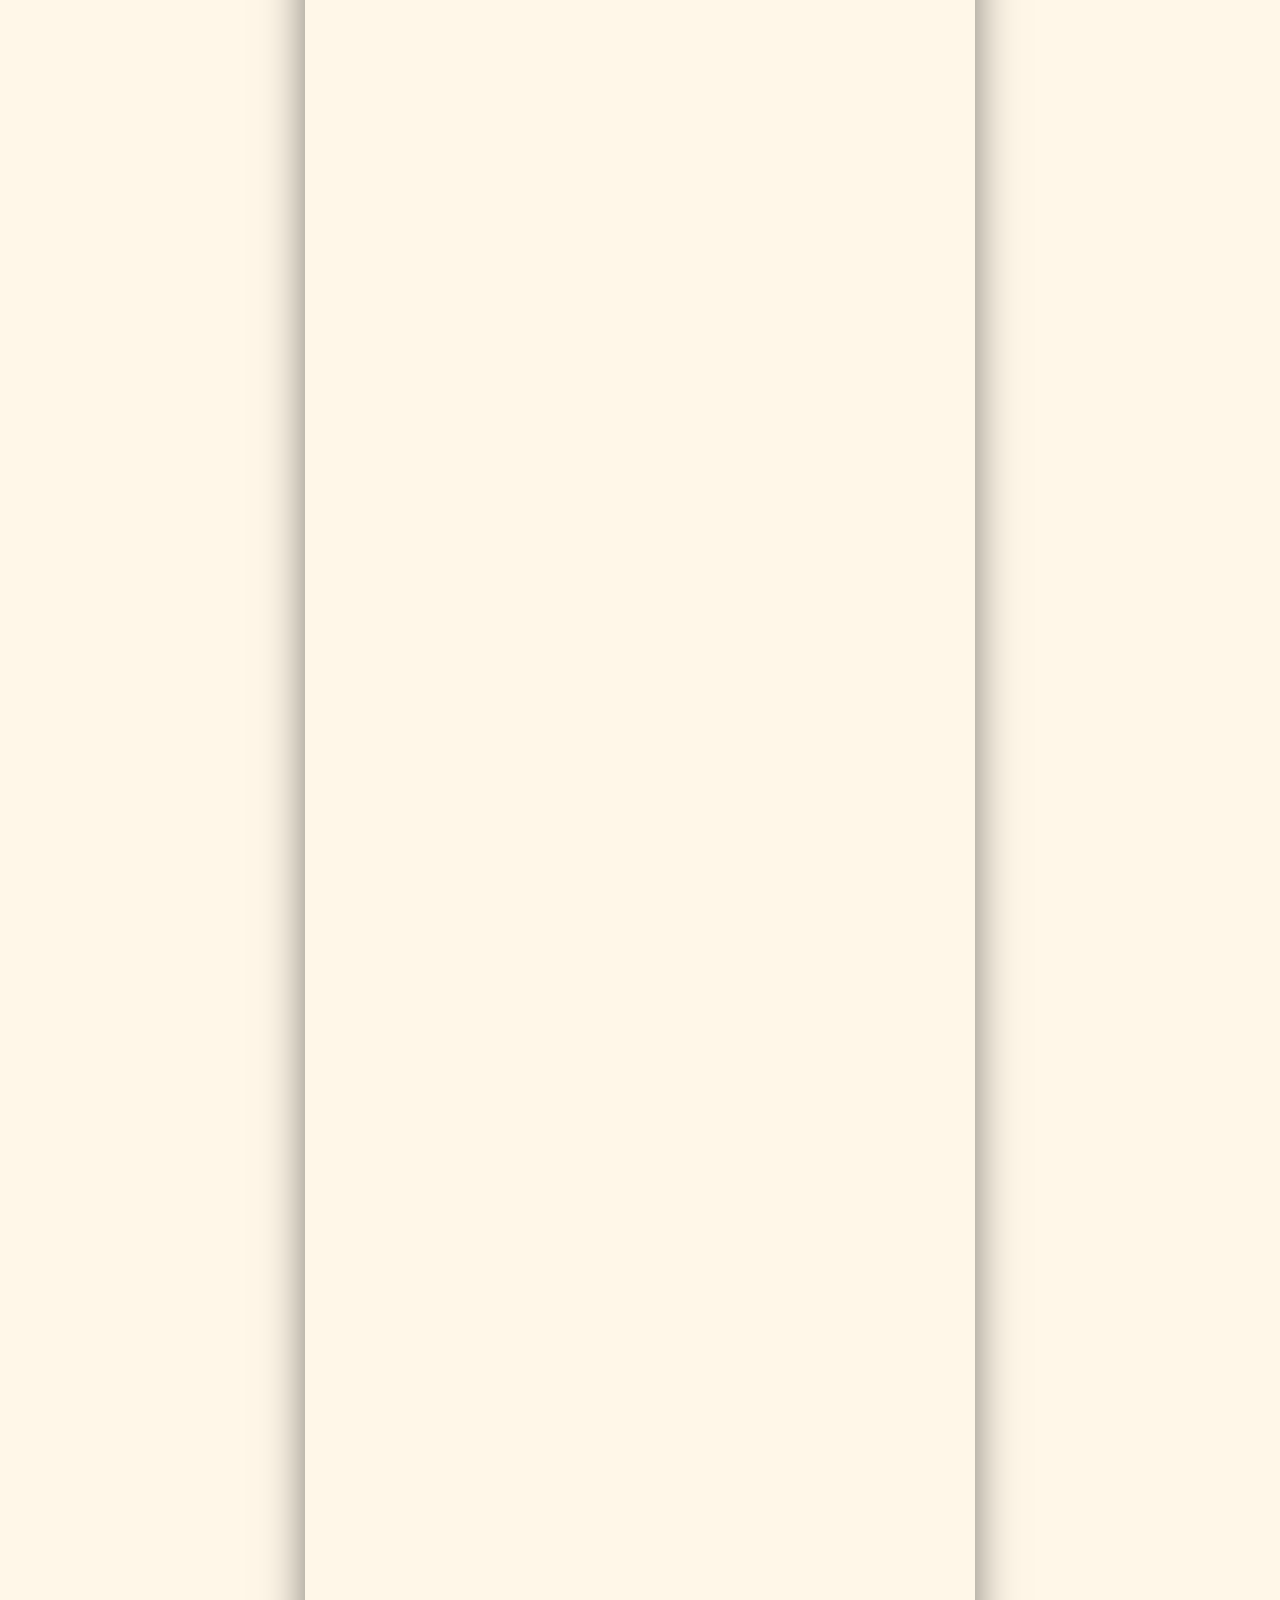
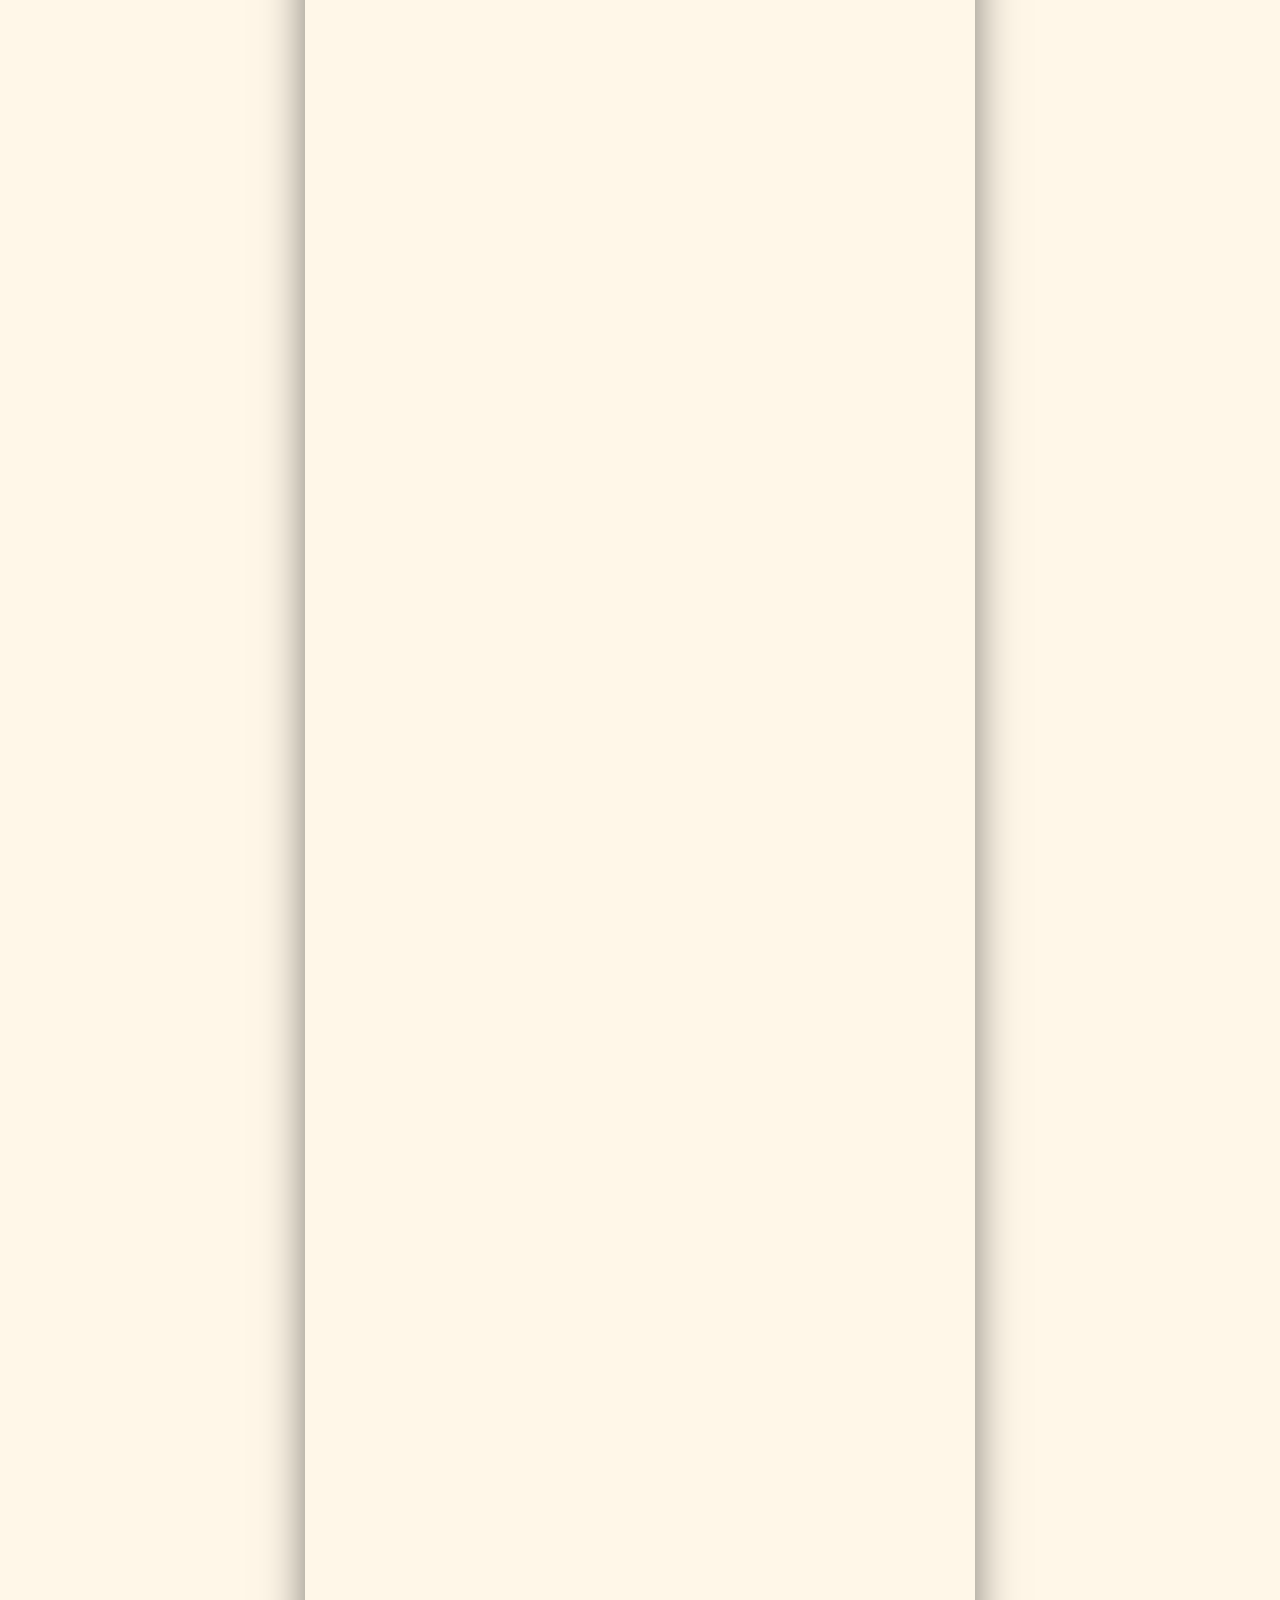
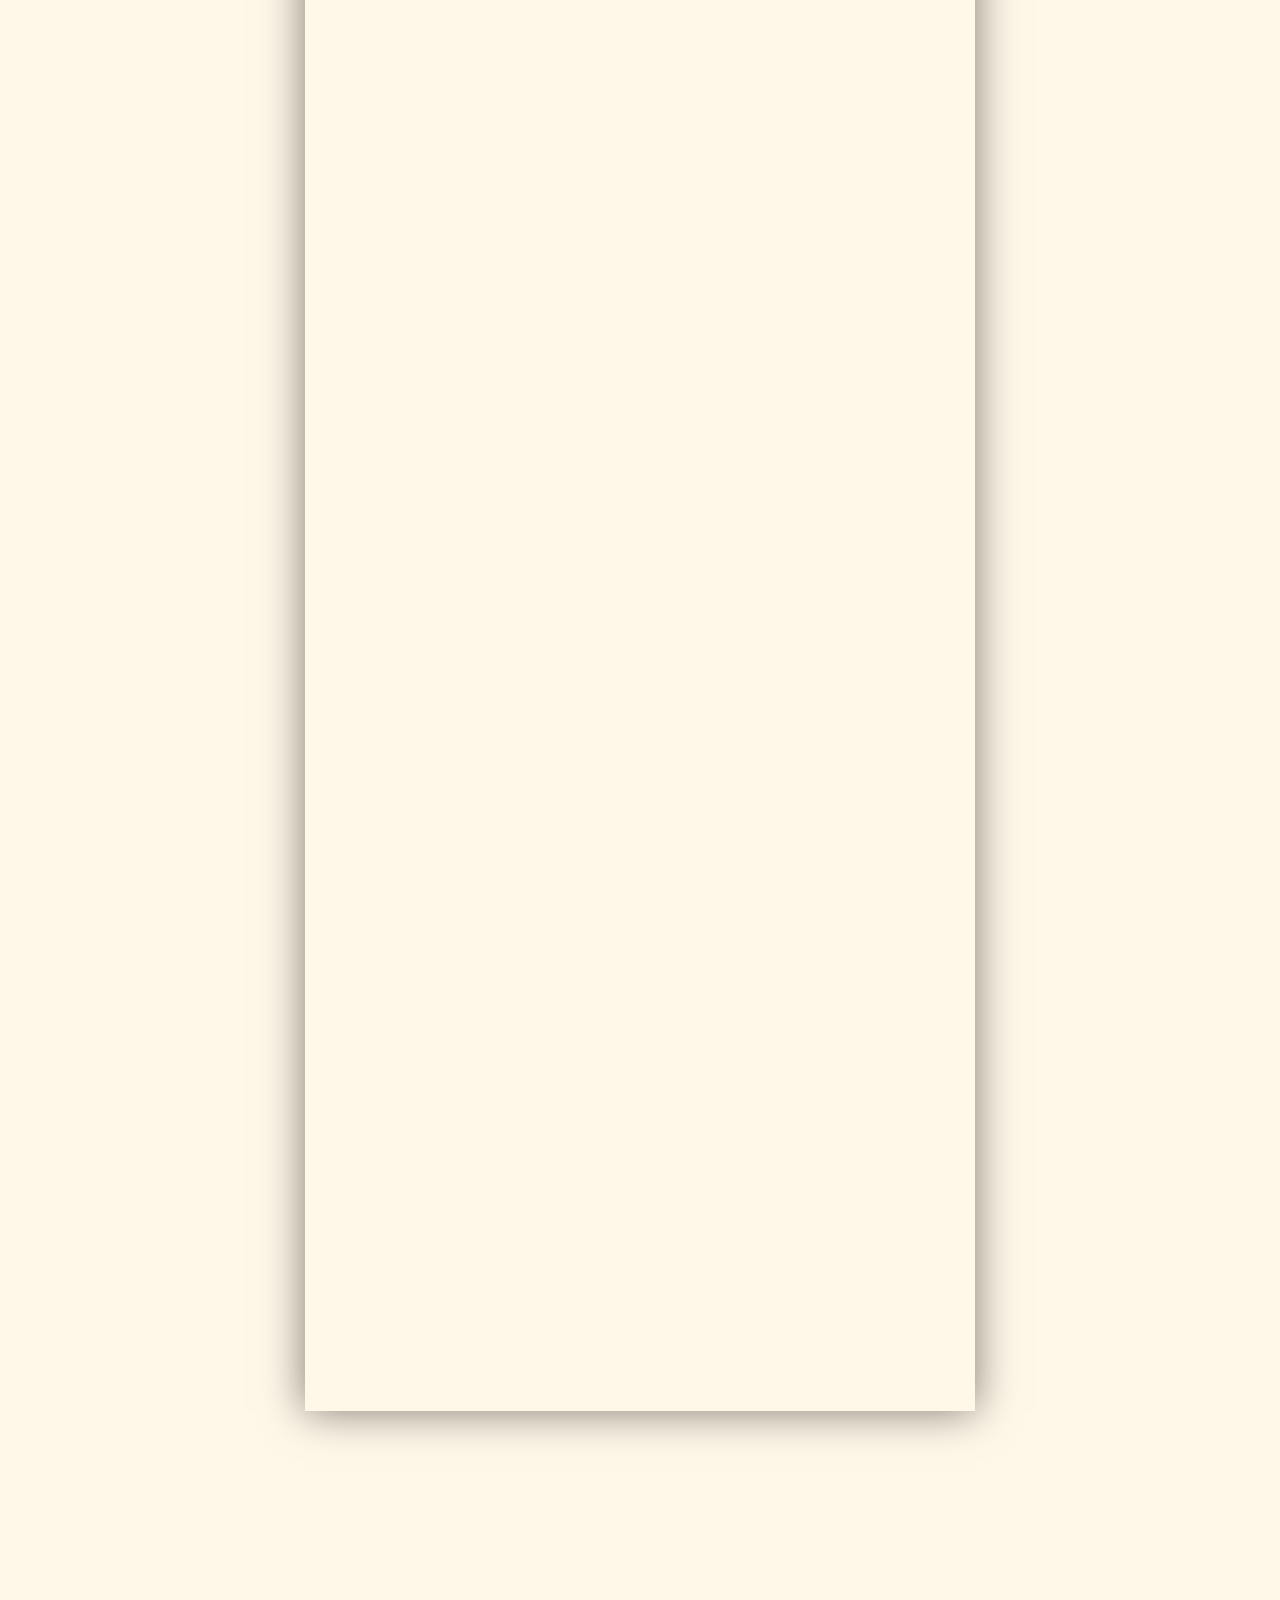
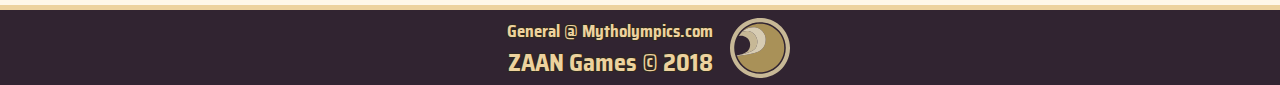
<file: survey.html>
<!DOCTYPE html>
<html lang="en">

<head>
  <meta charset="utf-8">
  <title>Mytholympics Playtest Survey</title>
  <link rel="stylesheet" href="styles.css">
  <meta name="robots" content="noindex">
</head>

<body>
  <script src="js/elements/forceHttps.js"></script>
  <div class="contentWrapper">
    <div class="centerWrapper">
      <iframe id="survey" src="https://docs.google.com/forms/d/e/1FAIpQLSeaPKrXYmAWiW9OTpt_mVlWg6CRoQGvT1y-BXfpXwyBC9c-Gg/viewform?embedded=true" width="670" height="7750" frameborder="0" marginheight="0" marginwidth="0">Loading...</iframe>
    </div>
  </div>

  <script src="https://ajax.googleapis.com/ajax/libs/jquery/3.3.1/jquery.min.js"></script>
  <script src=js/elements/defaultHeader.js>
  </script>
  <script src="js/elements/defaultFooter.js"></script>
  <script src="js/pageEventHandlers/surveyPageEvents.js"></script>
</body>

</html>
</file>
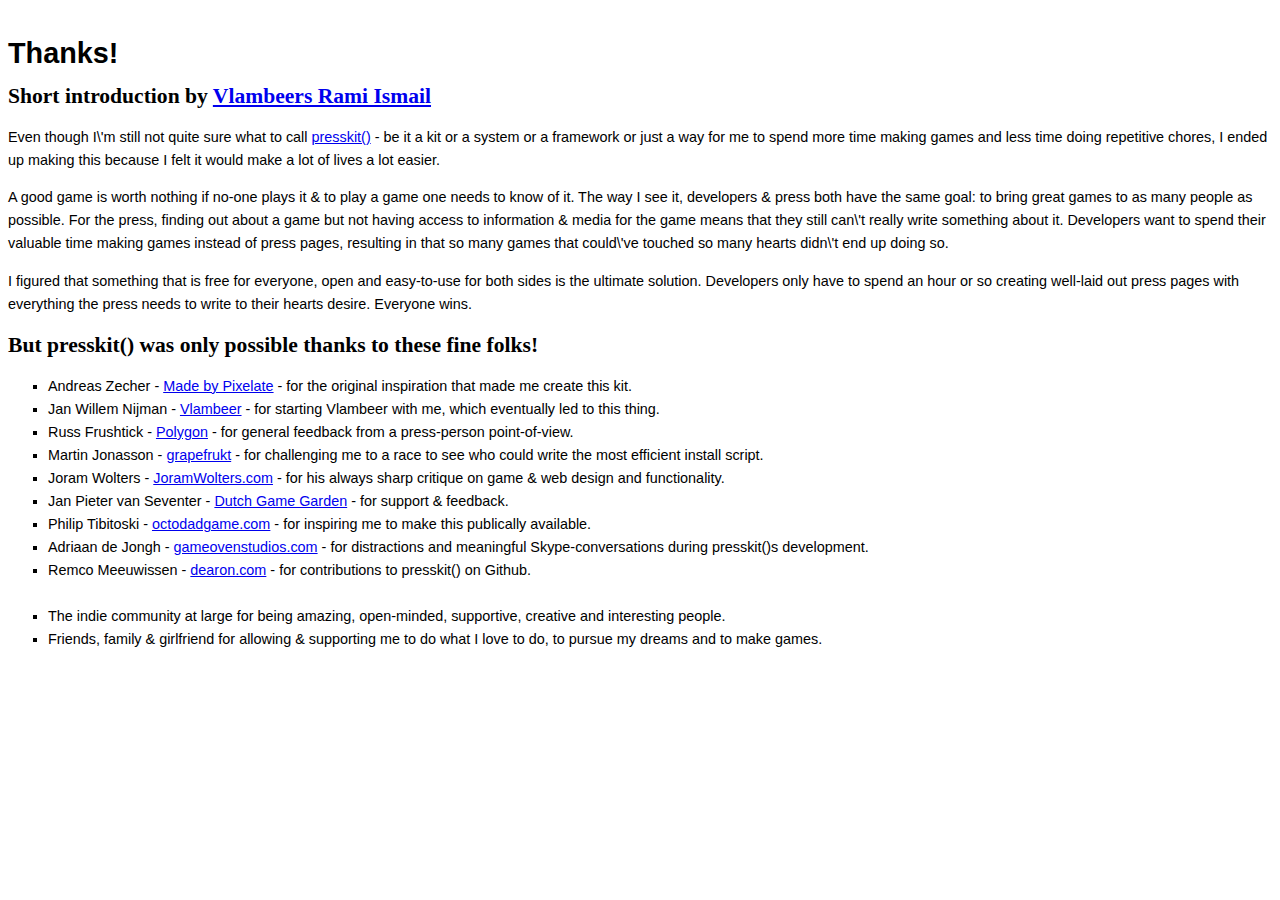
<file: presskit/credits.html>
<!DOCTYPE html>
<html lang="en">

<head>
  <meta charset="utf-8">
  <title>Thanks!</title>
  <link rel="stylesheet" href="style.css">

  <link rel="apple-touch-icon" sizes="180x180" href="/img/favicon/apple-touch-icon.png">
  <link rel="icon" type="image/png" sizes="32x32" href="/img/favicon/favicon-32x32.png">
  <link rel="icon" type="image/png" sizes="16x16" href="/img/favicon/favicon-16x16.png">
  <link rel="manifest" href="/img/favicon/site.webmanifest">
  <link rel="mask-icon" href="/img/favicon/safari-pinned-tab.svg" color="#5bbad5">
  <meta name="msapplication-TileColor" content="#da532c">
  <meta name="theme-color" content="#ffffff">
</head>

<body>
  <div id="navigation" class="uk-width-medium-1-4">
    <h1 id="game-title">Thanks!</h1>
  </div>
  <div id="content" class="uk-width-medium-3-4">
    <h2>Short introduction by <a href="http://www.vlambeer.com/">Vlambeers Rami Ismail</a></h2>
    <p>Even though I\'m still not quite sure what to call <a href="http://dopresskit.com">presskit()</a> - be it a kit or a system or a framework or just a way for me to spend more time making games and less time doing repetitive chores, I ended up making this because I felt it would make a lot of lives a lot easier.</p>
    <p>A good game is worth nothing if no-one plays it &amp; to play a game one needs to know of it. The way I see it, developers &amp; press both have the same goal: to bring great games to as many people as possible. For the press, finding out about a game but not having access to information &amp; media for the game means that they still can\'t really write something about it. Developers want to spend their valuable time making games instead of press pages, resulting in that so many games that could\'ve touched so many hearts didn\'t end up doing so. </p>
    <p>I figured that something that is free for everyone, open and easy-to-use for both sides is the ultimate solution. Developers only have to spend an hour or so creating well-laid out press pages with everything the press needs to write to their hearts desire. Everyone wins.</p>
    <h2>But presskit() was only possible thanks to these fine folks!</h2>
    <ul>
      <li>Andreas Zecher - <a href="http://madebypixelate.com/">Made by Pixelate</a> - for the original inspiration that made me create this kit.</li>
      <li>Jan Willem Nijman - <a href="http://www.vlambeer.com/">Vlambeer</a> - for starting Vlambeer with me, which eventually led to this thing.</li>
      <li>Russ Frushtick - <a href="http://www.polygon.com/">Polygon</a> - for general feedback from a press-person point-of-view.</li>
      <li>Martin Jonasson - <a href="http://www.grapefrukt.com/">grapefrukt</a> - for challenging me to a race to see who could write the most efficient install script.</li>
      <li>Joram Wolters - <a href="http://www.joramwolters.com/">JoramWolters.com</a> - for his always sharp critique on game &amp; web design and functionality.</li>
      <li>Jan Pieter van Seventer - <a href="http://www.dutchgamegarden.nl/">Dutch Game Garden</a> - for support &amp; feedback.</li>
      <li>Philip Tibitoski - <a href="http://www.octodadgame.com/">octodadgame.com</a> - for inspiring me to make this publically available.</li>
      <li>Adriaan de Jongh - <a href="http://www.gameovernstudios.com/">gameovenstudios.com</a> - for distractions and meaningful Skype-conversations during presskit()s development.</li>
      <li>Remco Meeuwissen - <a href="http://www.dearon.com/">dearon.com</a> - for contributions to presskit() on Github.</li>
      <br/>
      <li>The indie community at large for being amazing, open-minded, supportive, creative and interesting people.</li>
      <li>Friends, family &amp; girlfriend for allowing &amp; supporting me to do what I love to do, to pursue my dreams and to make games.</li>
    </ul>
  </div>
</body>
</file>
<file: styles.css>
@import url('https://fonts.googleapis.com/css?family=Saira+Semi+Condensed|Sniglet');

/* ----------Large objects---------- */

html,
body {
  margin: 0;
  margin-left: 0;
  margin-bottom: 0;
  overflow-x: hidden;
  background-color: #FFF7E8;
  color: #312431;
}

body {
  margin-top: -1.2em;
  padding-top: 1em;
  font-family: 'Sniglet', cursive;
}

.centerWrapper {
  margin-right: auto;
  margin-left: auto;
  text-align: center;
  margin-bottom: 80px;
}

.centerImage {
  margin: auto;
  margin-top: 3em;
  width: 90%;
  max-width: 900px;
}

#postWrapper {
  margin: auto;
  width: 542px;
  margin-bottom: 10em;
}

.textBounder {
  width: 700px;
  text-align: center;
  margin: auto;
}

.gallery {
  width: 900px;
  text-align: center;
  margin: auto;
}


/* ----------Header---------- */

header {
  position: fixed;
  left: 0px;
  top: 0px;
  height: 45px;
  width: 100%;
  padding-bottom: .3em;
  z-index: 10;
  text-align: center;
  background: #312431;
  color: #EDD29E;
  border-bottom: 4px solid #EDD29E;
  font-family: 'Saira Semi Condensed', sans-serif;
  text-shadow: -1px -1px 0 #2E281F,
  1px -1px 0 #2E281F,
  -1px 1px 0 #2E281F,
  1px 1px 0 #2E281F;
}

header h1 {
  margin: 0;
  width: 200px;
  color: #EDD29E;
  display: inline;
  margin-left: 1em;
  margin-right: 1em;
  padding-left: .2em;
  padding-right: .2em;
}

header h2 {
  position: fixed;
  margin: 0;
  left: 10px;
  top: 2px;
}

.navLink:link,
.navLink:visited {
  color: #EDD29E;
  text-decoration: none;
  border: 5px solid transparent;
  border-radius: 9px;
  transition: border 0.3s, color 0.1s, background 0.3s;
  background: transparent;
}

.navLink:hover {
  color: #FFF7E8;
  border-radius: 9px;
  transition: border 0.3s, color 0.1s, background 0.3s;
  background: #312431;
}

.navLink:active {
  color: #EDD29E;
}

.currentPage {
  color: #EDD29E;
  text-decoration: none;
  border: 5px solid #312431;
  border-radius: 9px;
  height: 52px;
  background: #312431;
}

/* ----------Footer---------- */

footer {
  position: absolute;
  left: 0px;
  bottom: 0px;
  height: 70px;
  width: 100%;
  z-index: 10;
  text-align: center;
  background: #312431;
  color: #EDD29E;
  border-top: 5px solid #EDD29E;
  font-family: 'Saira Semi Condensed', sans-serif;
  visibility: hidden;
  margin-top: 10px;
  padding-bottom: 0.3em;
  text-shadow: -1px -1px 0 #2E281F,
  1px -1px 0 #2E281F,
  -1px 1px 0 #2E281F,
  1px 1px 0 #2E281F;
}

footer p {
  font-size: 1.04em;
  margin: 0;
  margin-top: .5em;
  padding: 0;
  font-family: 'Saira Semi Condensed', sans-serif;
}

footer h2 {
  margin: 0;
  margin-top: 0;
}

footer img {
  float: right;
}

#footerContainer {
  width: 300px;
  margin: auto;
}


/* ----------Survey---------- */

#survey {
  margin-top: 4em;
  margin-bottom: 10em;
  box-shadow: 0px 0px 40px rgba(0, 0, 0, .5);
}


/* ----------Front Page Logo---------- */

#logoCanvas {
  margin-top: 5em;
  margin-bottom: 6em;
}


/* ----------Video and Border Stacking---------- */

.stackingContainer {
  margin: 0 auto;
  height: 800px;
  width: 1068px;
  margin-top: 1em;
  margin-bottom: 4em;
  text-align: center;
}

.stackingParent {
  position: relative;
}

.stackingBottom {
  position: absolute;
  z-index: 0;
}

.stackingTop {
  pointer-events: none;
  position: absolute;
  top: 0px;
  left: 0px;
  z-index: 1;
}


/* ----------Elements---------- */

p {
  font-family: 'Sniglet', cursive;
  font-size: 1.5em;
  margin-top: -1em;
  font-weight: bold;
}

h1 {
  font-family: 'Saira Semi Condensed', sans-serif;
}

/* unvisited/visited link */

.externalLink:link,
.externalLink:visited {
  color: #312431;
  text-decoration: none;
  padding: 0.3em;
  border: 3px solid transparent;
  border-bottom: 3px solid #312431;
  border-radius: 0px;
  transition: border 0.2s, border-radius 0.6s, background-color 0.4s, color 0.4s;
}

/* mouse over link */

.externalLink:hover {
  color: #FFF7E8;
  padding: 0.3em;
  border: 3px solid #312431;
  border-radius: 10px;
  background-color: #312431;
  transition: border 0.2s, border-radius 0.0s, background-color 0.4s, color 0.4s;
}

.externalLink:active {
  color: #312431;
}

#postWrapper iframe {
  border: none;
}

.textBounder h2 {
  margin-top: 0px;
  text-align: center;
  font-size: 4.3em;
}

.textBounder h3 {
  margin: 0;
  text-align: left;
  font-size: 3em;
  margin-bottom: 0.5em;
}

.textBounder h5 {
  margin: 0;
  text-align: center;
  font-size: 2em;
}

.textBounder p {
  text-align: left;
  margin-top: 1em;
  padding-bottom: 1em;
}

.floatRightCharImg {
  float: right;
  width: 120px;
  margin-left: 0.4em;
  visibility: hidden;
}


.floatLeftCharImg {
  float: left;
  width: 120px;
  padding-left: 0.8em;
  transform: scale(-1, 1);
  visibility: hidden;
}

.sectionSeparator {
  width: 700px;
  margin-top: 6em;
  margin-bottom: 6em;
}

.floatRightMemberImg {
  float: right;
  width: 200px;
  margin-left: 0.8em;
  border: 5px solid #473d2d;
  border-radius: 30px;
}


.floatLeftMemberImg {
  float: left;
  width: 190px;
  margin-right: 0.8em;
  border: 5px solid #473d2d;
  border-radius: 30px;
}

.memberBio {
  margin-bottom: 8em;
}

.memberBio .externalLink {
  padding: .05em;

}

.roleText {
  text-align: right;
  font-size: 1.4em;
  margin: 0;
  padding-top: 1.6em;
  margin-bottom: 1.2em;
}

.memberName {
  float: left;
}

.frontPageVideo {
  font-size: 2.3em;
  margin-top: 0;
}

.screenshot {
  border: 5px solid #473d2d;
  border-radius: 40px;
}

#topImage {
  position: absolute;
  left: 0;
  top: 0;
  z-index: 1;
}

#bottomImage {
  position: absolute;
  left: 0px;
  top: 0;
  z-index: 0;
}

#fadeinPage {
  opacity: 0;
  transition: opacity 0.3s ease-in;
}

#imageStacker {
  position: relative;
  width: auto;
  height: auto;
  margin-bottom: 1em;
  text-align: left;
}

.gallery h2 {
  margin-top: 0px;
  text-align: center;
  font-size: 4.3em;
}

.galleryButton {
  position: relative;
  z-index: 2;
  border: none;
  height: 60px;
  width: 40px;
  border-radius: 10px;
  background: rgba(0, 0, 0, .0);
  font-size: 2.5em;
  transition: background 0.5s;
  color: white;
}

.galleryButton:hover {
  background: rgba(0, 0, 0, 0.7);
  transition: background 0.5s;
}

.galleryButton:focus {
  outline: 0;
}

.paddedBottom {
  padding-bottom: 3em;
}

/* ----------Email Form---------- */

form {
  text-align: center;
  padding-bottom: 5em;
  padding-left: 1em;
  padding-right: 1em;
}

form p {
  margin: 0 auto;
  margin-top: 0.3em;
  text-align: center;
  font-size: 1.6em;
}

form input {
  width: 264px;
  margin-top: 1.0em;
  font-family: 'Sniglet', cursive;
  font-size: 0.8em;
}

form input[type=text] {
  outline: 3px solid #312431;
  width: 255px;
}

form input[type=submit]:default {
  margin-top: 0.1em;
  font-family: 'Sniglet', cursive;
  font-size: 1.6em;
  color: #312431;
  background-color: #FFF7E8;
  border: 3px solid #312431;
  border-radius: 0px;
  transition: border-radius 0.4s, background-color 0.4s, color 0.4s;
}

form input[type=submit]:hover {
  color: #FFF7E8;
  background-color: #312431;
  border-radius: 10px;
  cursor: pointer;
  transition: border-radius 0.4s, background-color: 0.4s, color 0.4s;
}

label {
  font-size: 1.3em;
  padding-left 1em;
  padding-right: 1em;
}

/* ----------Blog Page---------- */

#postWrapper h4 {
  margin-bottom: .23em;
  font-size: 1.3em;
  font-family: 'Sniglet', cursive;
}

#postWrapper p {
  margin-top: 1em;
}

.postAuthor {
  float: left;
}

.postDate {
  float: right;
}

.postChar {
  float: left;
  padding-right: .5em;
  width: 40px;
  margin-top: 1.3em;
}

.blogSeparator {
  width: 500px;
  margin-top: 4em;
  margin-bottom: 4em;
}
</file>
<file: presskit/style.css>
body {
	padding: 15px 0;
	font-family: "Trebuchet MS", Arial, Helvetica, sans-serif;
	font-size: 0.9em;
	line-height:1.6em;
}

img {
	width: 100%;
}

#navigation h1.nav-header {
	padding: 0 15px;
	margin-bottom: 0;
}

#navigation a.nav-header {
	padding: 5px 15px;
	font-weight: bold;
}

#navigation ul.uk-nav {
	padding: 15px 0;
}

#navigation p {
	padding-bottom: 10px;
}

#navigation li.language-select select {
	float: right;
}

#content h2 {
	font-family: Georgia, "Times New Roman", Times, serif;s
}

#content img.header {
	margin-bottom: 20px;
}

#content ul {
	list-style-type: square;
}

#content li.done {
	color: #008000;
	text-decoration: line-through;
}

#content div.images div {
	padding-bottom: 25px;
}

#content p.images-text {
	margin-top: -15px;
}

#content .iframe-container {
	position: relative;
	/* Magic! Makes sure the container is high enough to show the entire iframe 
	 * Thanks to http://andmag.se/2011/11/responsive-embeds/ */
	padding-bottom: 56.5%;
}

#content iframe {
	position: absolute;
	top: 0;
	left: 0;
	width: 100%;
	height: 100%;
}

@media (max-width: 767px) {
	h2 {
		margin-top: 25px;
	}
}
</file>
